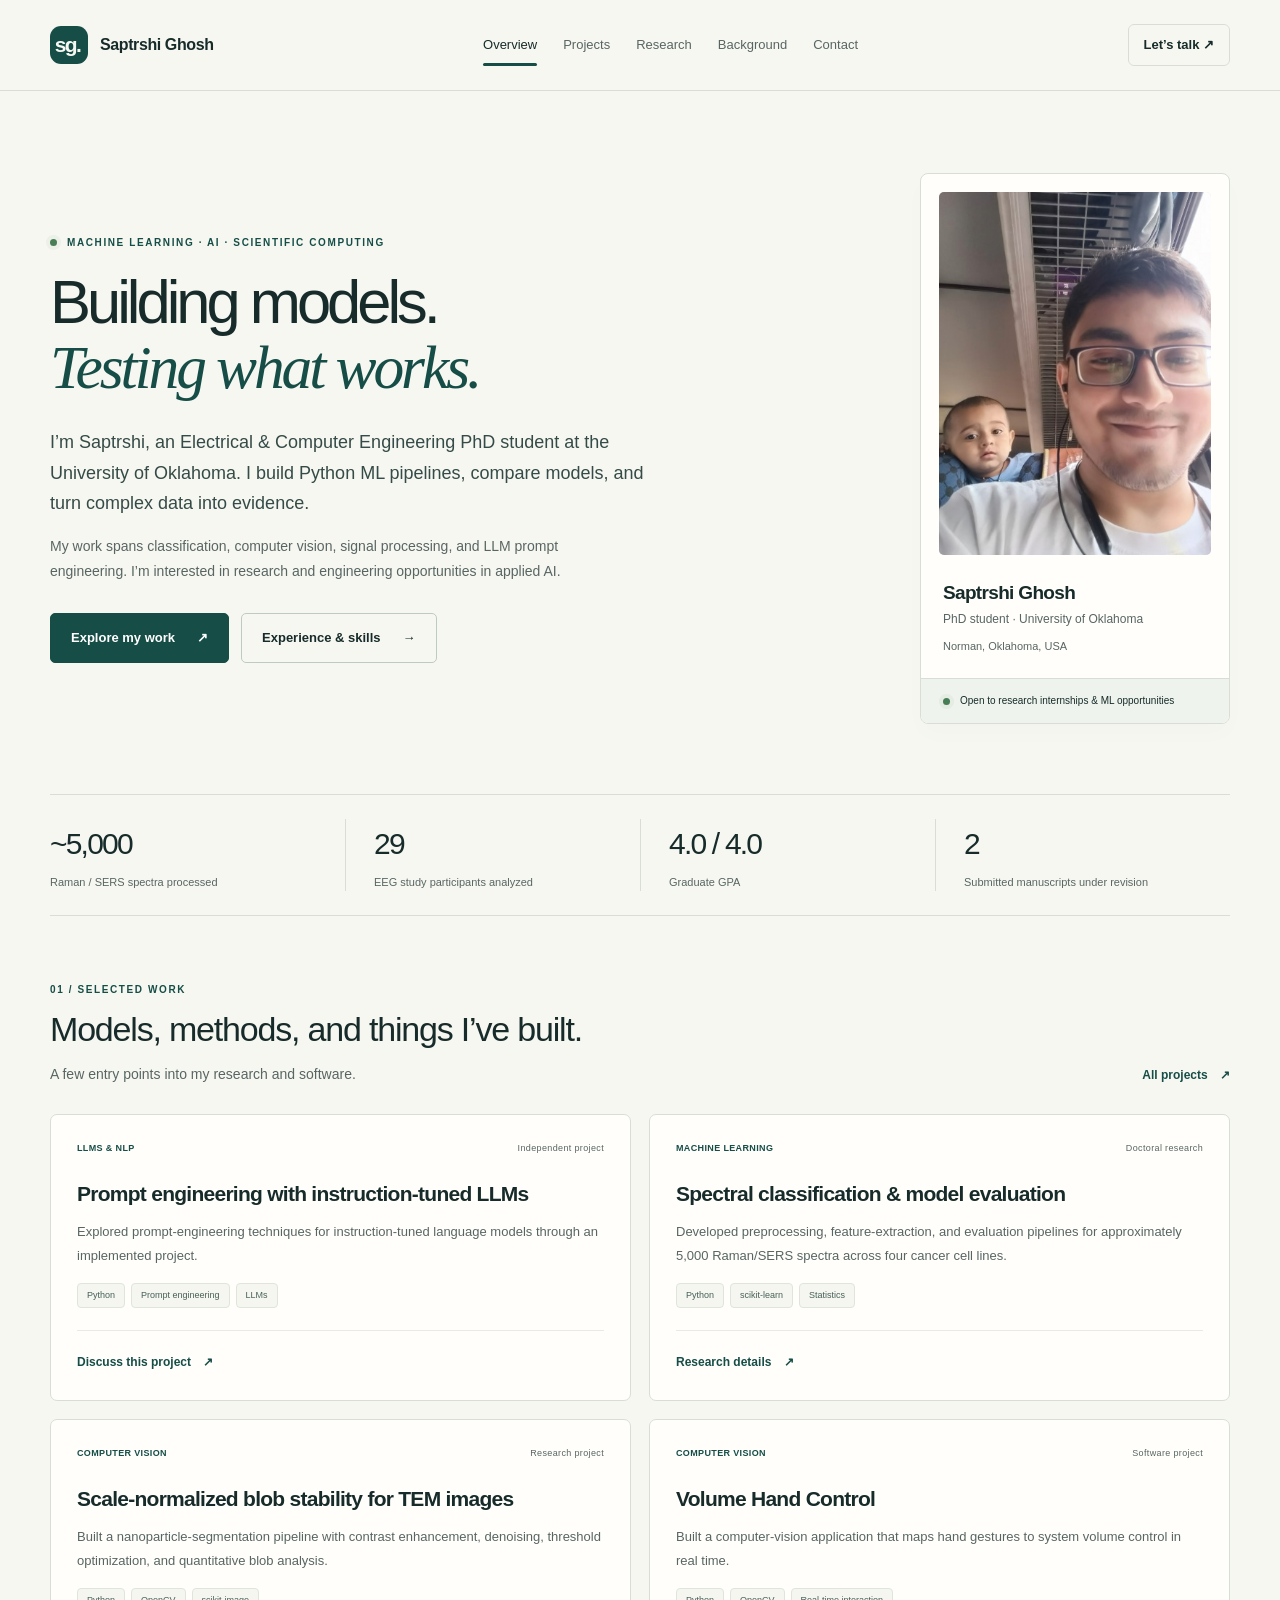
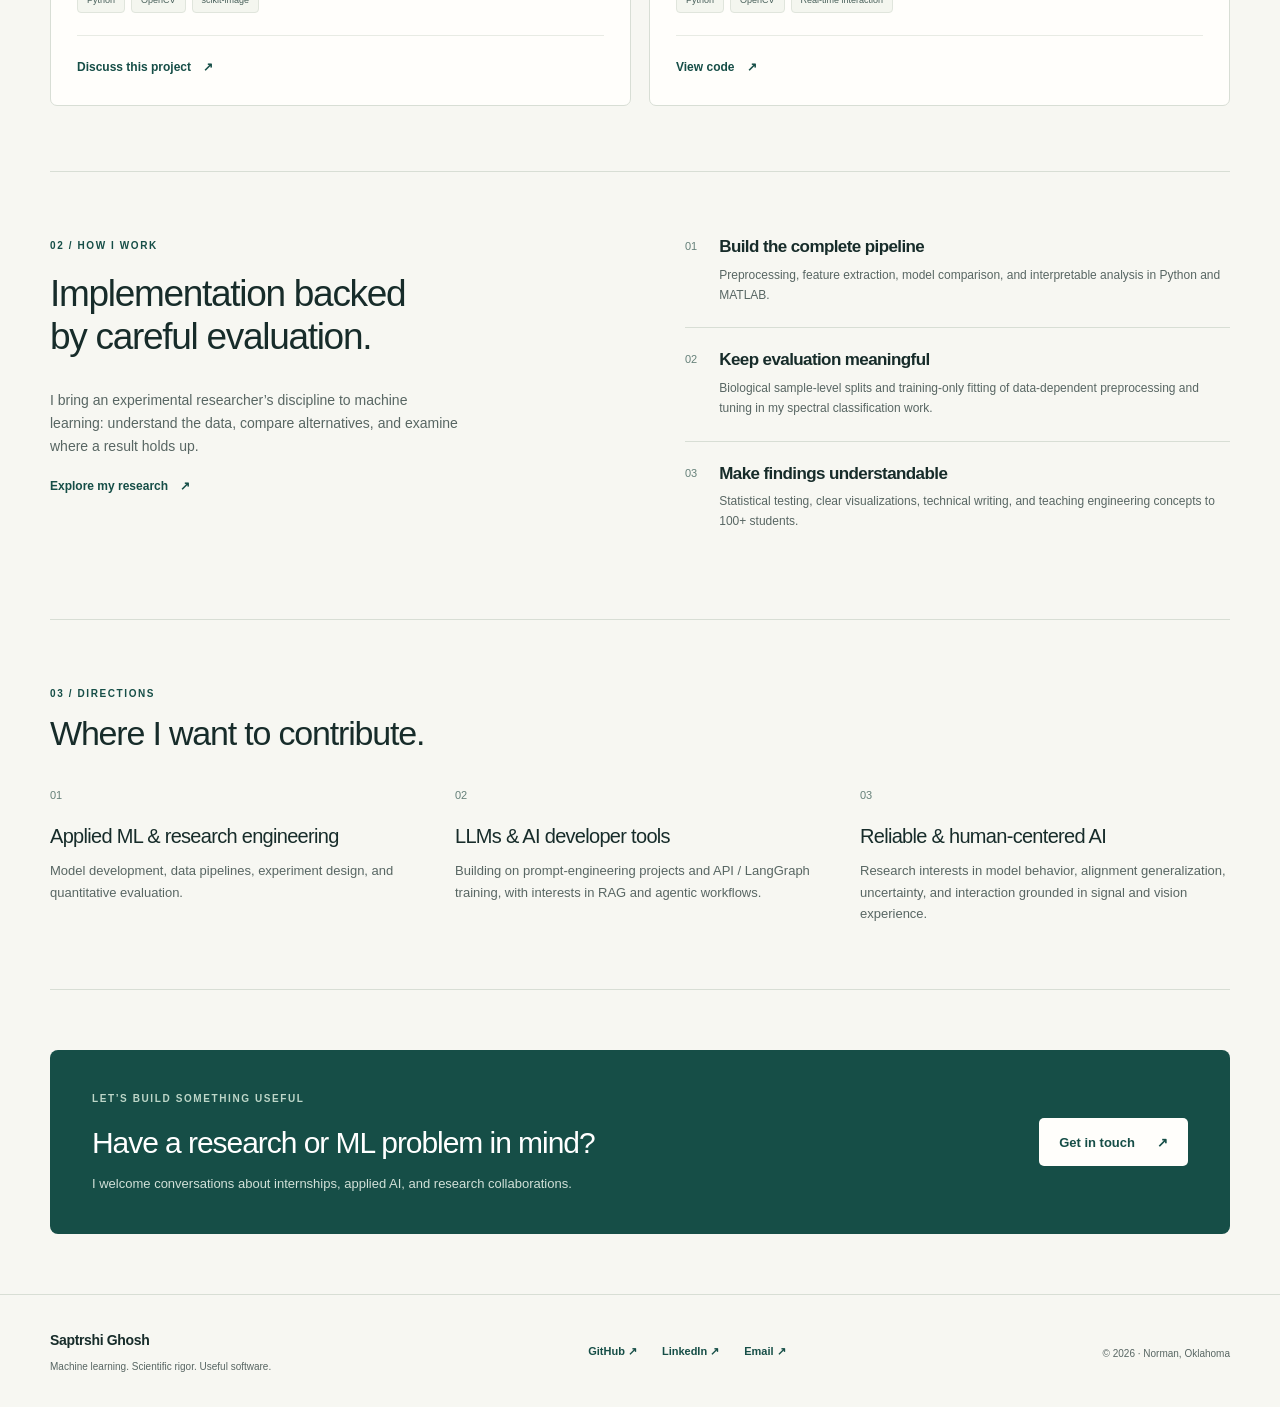
<file: index.html>
<!doctype html>
<html lang="en"><head><meta charset="utf-8"><meta name="viewport" content="width=device-width, initial-scale=1"><meta name="color-scheme" content="light">
<title>Machine Learning &amp; AI — Saptrshi Ghosh</title><meta name="description" content="Saptrshi Ghosh: machine learning, AI, computer vision, and scientific computing. Electrical and Computer Engineering PhD student at the University of Oklahoma."><link rel="canonical" href="https://saptrshighosh.github.io/index.html">
<meta property="og:type" content="website"><meta property="og:title" content="Machine Learning &amp; AI — Saptrshi Ghosh"><meta property="og:description" content="Saptrshi Ghosh: machine learning, AI, computer vision, and scientific computing. Electrical and Computer Engineering PhD student at the University of Oklahoma."><meta property="og:url" content="https://saptrshighosh.github.io/index.html">
<meta name="theme-color" content="#164e47"><link rel="icon" href="assets/favicon.svg" type="image/svg+xml"><link rel="stylesheet" href="assets/style.css?v=a6154eb4a1"><script src="assets/site.js" defer></script>
<script type="application/ld+json">{"@context": "https://schema.org", "@type": "Person", "name": "Saptrshi Ghosh", "url": "https://saptrshighosh.github.io", "image": "https://saptrshighosh.github.io/profile.jpg", "sameAs": ["https://www.linkedin.com/in/saptrshighosh/", "https://github.com/saptrshighosh"], "affiliation": {"@type": "CollegeOrUniversity", "name": "University of Oklahoma"}, "knowsAbout": ["Machine learning", "Python", "Model evaluation", "Signal processing", "Computer vision", "LLM prompt engineering"]}</script></head>
<body><a href="#main" class="skip-link">Skip to content</a><header class="site-header"><div class="container header-inner"><a class="brand" href="index.html"><span class="monogram" aria-hidden="true">sg.</span><span>Saptrshi Ghosh</span></a><nav aria-label="Main navigation"><a href="index.html" aria-current="page">Overview</a><a href="projects.html">Projects</a><a href="research.html">Research</a><a href="background.html">Background</a><a href="contact.html">Contact</a></nav><a class="header-contact" href="mailto:saptrshighosh22@gmail.com">Let’s talk <span aria-hidden="true">↗</span></a></div></header>
<main id="main" class="container"><section class="hero"><div class="hero-copy"><p class="eyebrow"><span class="status-dot" aria-hidden="true"></span> Machine learning · AI · Scientific computing</p><h1>Building models.<br><span>Testing what works.</span></h1><p class="hero-intro">I’m Saptrshi, an Electrical &amp; Computer Engineering PhD student at the University of Oklahoma. I build Python ML pipelines, compare models, and turn complex data into evidence.</p><p class="hero-sub">My work spans classification, computer vision, signal processing, and LLM prompt engineering. I’m interested in research and engineering opportunities in applied AI.</p><div class="actions"><a class="button primary" href="projects.html">Explore my work <span aria-hidden="true">↗</span></a><a class="button secondary" href="background.html">Experience &amp; skills <span aria-hidden="true">→</span></a></div></div><aside class="profile-panel"><div class="portrait-wrap"><img src="profile.jpg" alt="Saptrshi Ghosh" width="375" height="500" fetchpriority="high"></div><div class="profile-caption"><p class="profile-name">Saptrshi Ghosh</p><p>PhD student · University of Oklahoma</p><span>Norman, Oklahoma, USA</span></div><div class="profile-bottom"><span class="status-dot" aria-hidden="true"></span><span>Open to research internships &amp; ML opportunities</span></div></aside></section>
<section class="metrics" aria-label="Research at a glance"><div><strong>~5,000</strong><span>Raman / SERS spectra processed</span></div><div><strong>29</strong><span>EEG study participants analyzed</span></div><div><strong>4.0 / 4.0</strong><span>Graduate GPA</span></div><div><strong>2</strong><span>Submitted manuscripts under revision</span></div></section><section class="section"><div class="section-heading"><div><p class="eyebrow">01 / Selected work</p><h2>Models, methods, and things I’ve built.</h2><p>A few entry points into my research and software.</p></div><a class="text-link" href="projects.html">All projects <span aria-hidden="true">↗</span></a></div><div class="project-grid featured"><article class="project-card" id="llm-prompts" data-category="LLMs &amp; NLP"><div class="card-meta"><span>LLMs &amp; NLP</span><span>Independent project</span></div><h2>Prompt engineering with instruction-tuned LLMs</h2><p>Explored prompt-engineering techniques for instruction-tuned language models through an implemented project.</p><ul class="tags" aria-label="Technologies"><li>Python</li><li>Prompt engineering</li><li>LLMs</li></ul><div class="card-action"><a class="text-link" href="contact.html">Discuss this project <span aria-hidden="true">↗</span></a></div></article><article class="project-card" id="spectral-ml" data-category="Machine learning"><div class="card-meta"><span>Machine learning</span><span>Doctoral research</span></div><h2>Spectral classification &amp; model evaluation</h2><p>Developed preprocessing, feature-extraction, and evaluation pipelines for approximately 5,000 Raman/SERS spectra across four cancer cell lines.</p><ul class="tags" aria-label="Technologies"><li>Python</li><li>scikit-learn</li><li>Statistics</li></ul><div class="card-action"><a class="text-link" href="research.html#spectral-ml">Research details <span aria-hidden="true">↗</span></a></div></article><article class="project-card" id="tem" data-category="Computer vision"><div class="card-meta"><span>Computer vision</span><span>Research project</span></div><h2>Scale-normalized blob stability for TEM images</h2><p>Built a nanoparticle-segmentation pipeline with contrast enhancement, denoising, threshold optimization, and quantitative blob analysis.</p><ul class="tags" aria-label="Technologies"><li>Python</li><li>OpenCV</li><li>scikit-image</li></ul><div class="card-action"><a class="text-link" href="contact.html">Discuss this project <span aria-hidden="true">↗</span></a></div></article><article class="project-card" id="gesture-control" data-category="Computer vision"><div class="card-meta"><span>Computer vision</span><span>Software project</span></div><h2>Volume Hand Control</h2><p>Built a computer-vision application that maps hand gestures to system volume control in real time.</p><ul class="tags" aria-label="Technologies"><li>Python</li><li>OpenCV</li><li>Real-time interaction</li></ul><div class="card-action"><a class="text-link" href="https://github.com/saptrshighosh/Volume-Hand-Control" target="_blank" rel="noopener noreferrer">View code <span aria-hidden="true">↗</span></a></div></article></div></section><section class="section approach"><div><p class="eyebrow">02 / How I work</p><h2>Implementation backed<br>by careful evaluation.</h2><p>I bring an experimental researcher’s discipline to machine learning: understand the data, compare alternatives, and examine where a result holds up.</p><a href="research.html" class="text-link">Explore my research <span aria-hidden="true">↗</span></a></div><ol class="principles"><li><span>01</span><div><h3>Build the complete pipeline</h3><p>Preprocessing, feature extraction, model comparison, and interpretable analysis in Python and MATLAB.</p></div></li><li><span>02</span><div><h3>Keep evaluation meaningful</h3><p>Biological sample-level splits and training-only fitting of data-dependent preprocessing and tuning in my spectral classification work.</p></div></li><li><span>03</span><div><h3>Make findings understandable</h3><p>Statistical testing, clear visualizations, technical writing, and teaching engineering concepts to 100+ students.</p></div></li></ol></section>
<section class="section"><div class="section-heading"><div><p class="eyebrow">03 / Directions</p><h2>Where I want to contribute.</h2></div></div><div class="direction-grid"><article><span class="small-index">01</span><h3>Applied ML &amp; research engineering</h3><p>Model development, data pipelines, experiment design, and quantitative evaluation.</p></article><article><span class="small-index">02</span><h3>LLMs &amp; AI developer tools</h3><p>Building on prompt-engineering projects and API / LangGraph training, with interests in RAG and agentic workflows.</p></article><article><span class="small-index">03</span><h3>Reliable &amp; human-centered AI</h3><p>Research interests in model behavior, alignment generalization, uncertainty, and interaction grounded in signal and vision experience.</p></article></div></section>
<section class="contact-banner"><div><p class="eyebrow">Let’s build something useful</p><h2>Have a research or ML problem in mind?</h2><p>I welcome conversations about internships, applied AI, and research collaborations.</p></div><a class="button light" href="contact.html">Get in touch <span aria-hidden="true">↗</span></a></section></main>
<footer><div class="container footer-inner"><div><a class="brand" href="index.html">Saptrshi Ghosh</a><p>Machine learning. Scientific rigor. Useful software.</p></div><div class="footer-links"><a class="text-link" href="https://github.com/saptrshighosh" target="_blank" rel="noopener noreferrer">GitHub ↗</a><a class="text-link" href="https://www.linkedin.com/in/saptrshighosh/" target="_blank" rel="noopener noreferrer">LinkedIn ↗</a><a class="text-link" href="mailto:saptrshighosh22@gmail.com">Email ↗</a></div><p class="copyright">© 2026 · Norman, Oklahoma</p></div></footer></body></html>
</file>
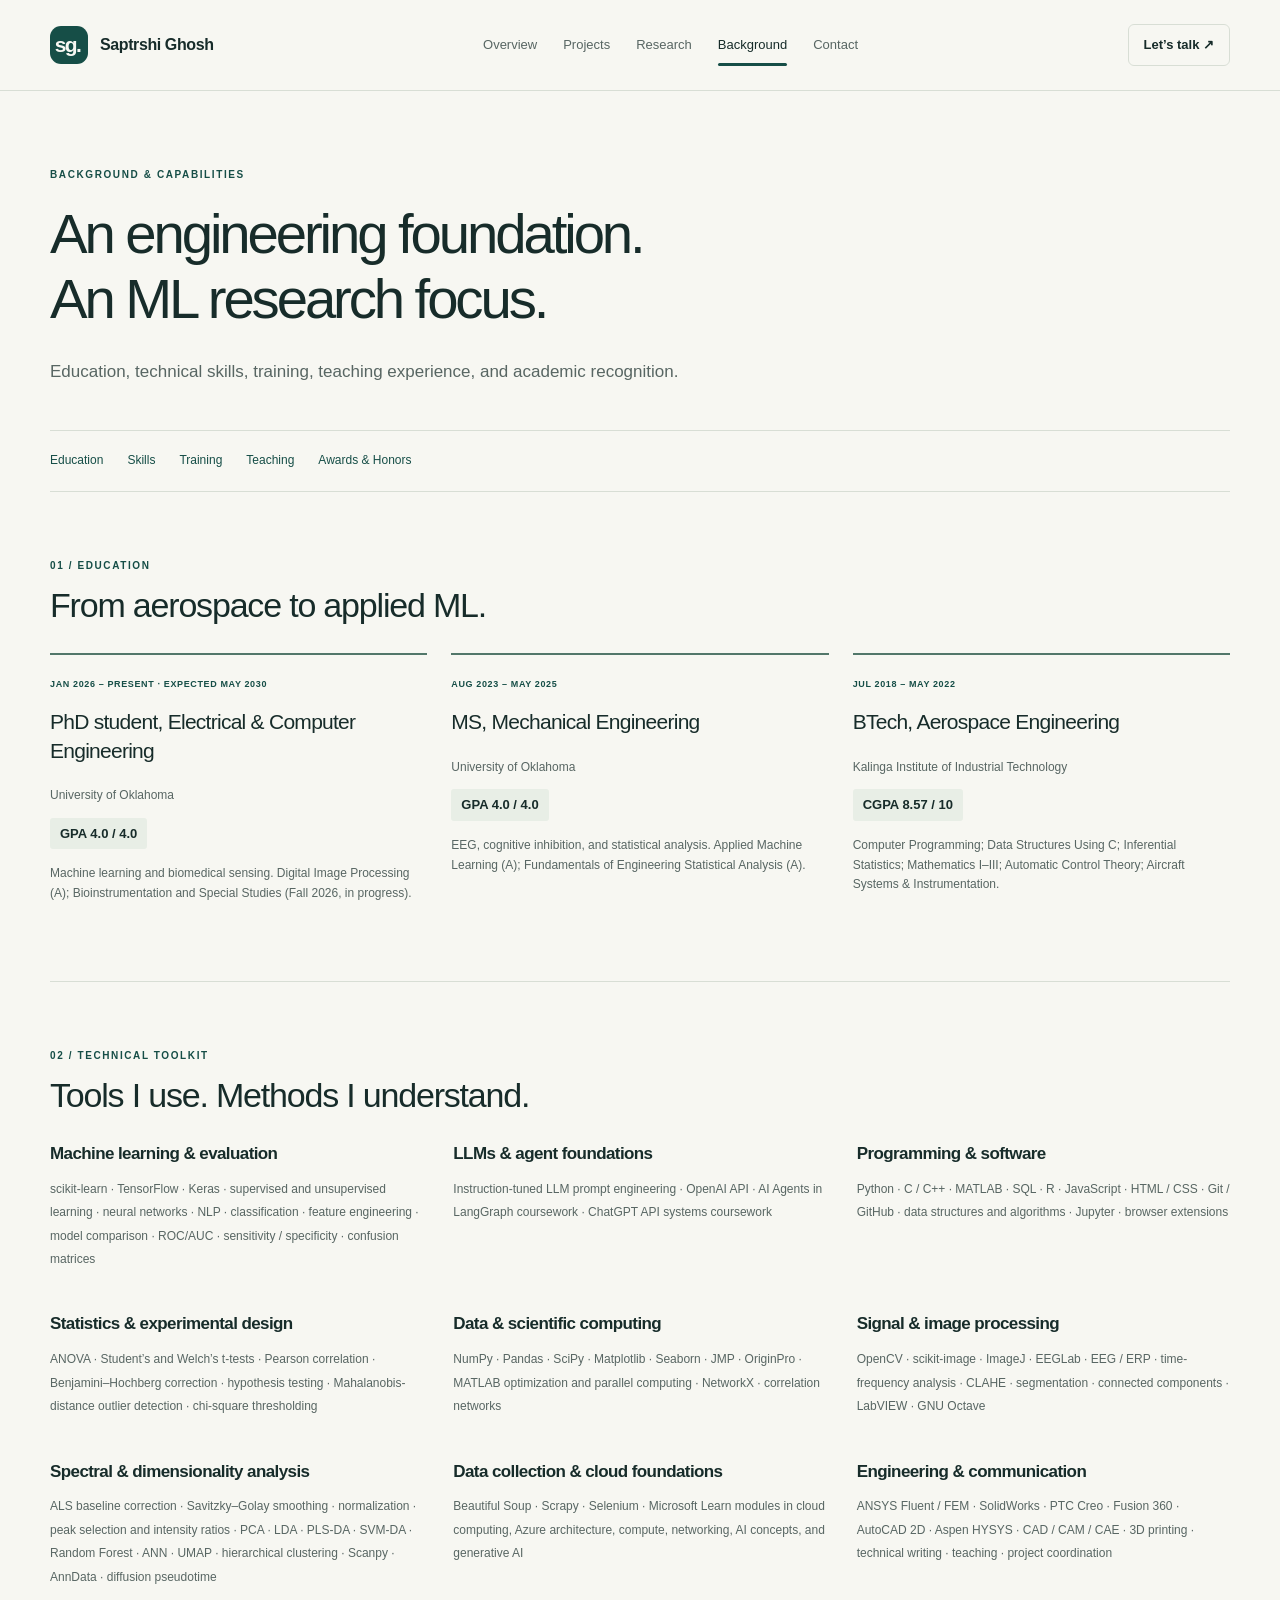
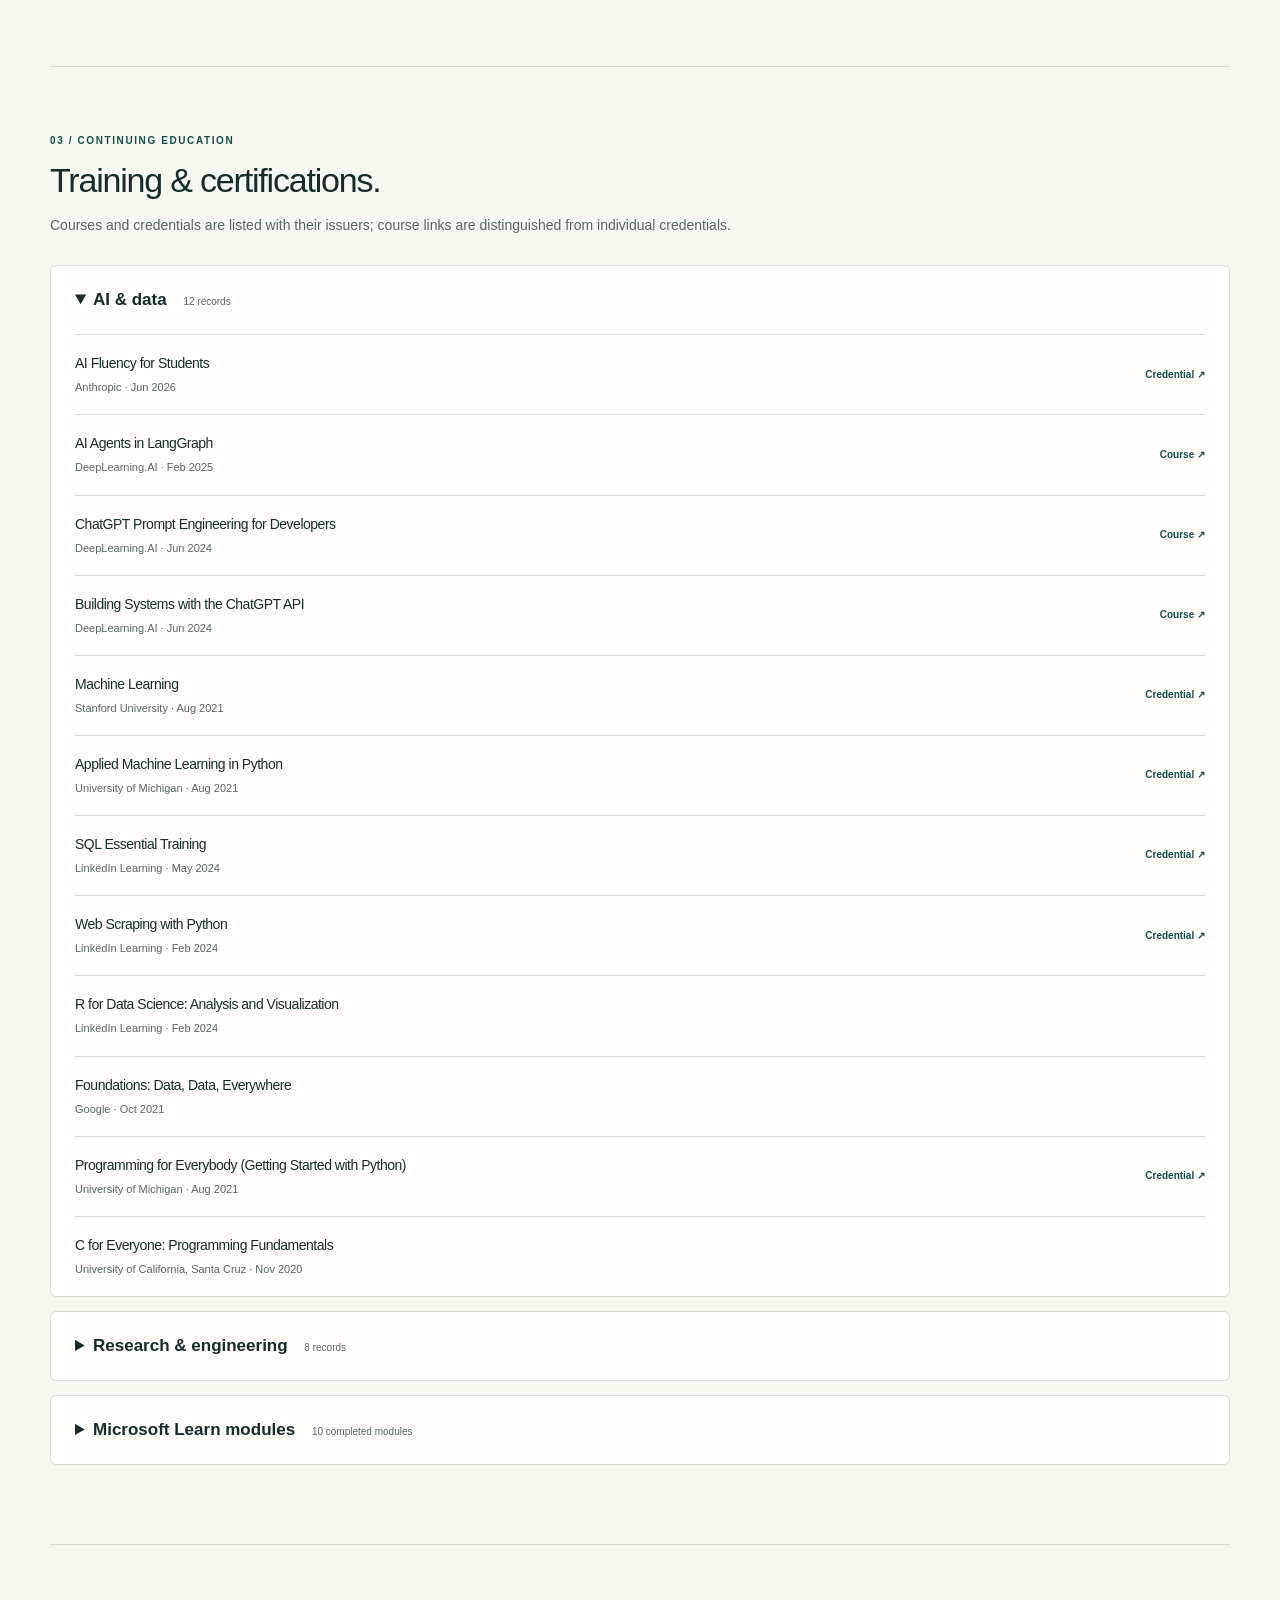
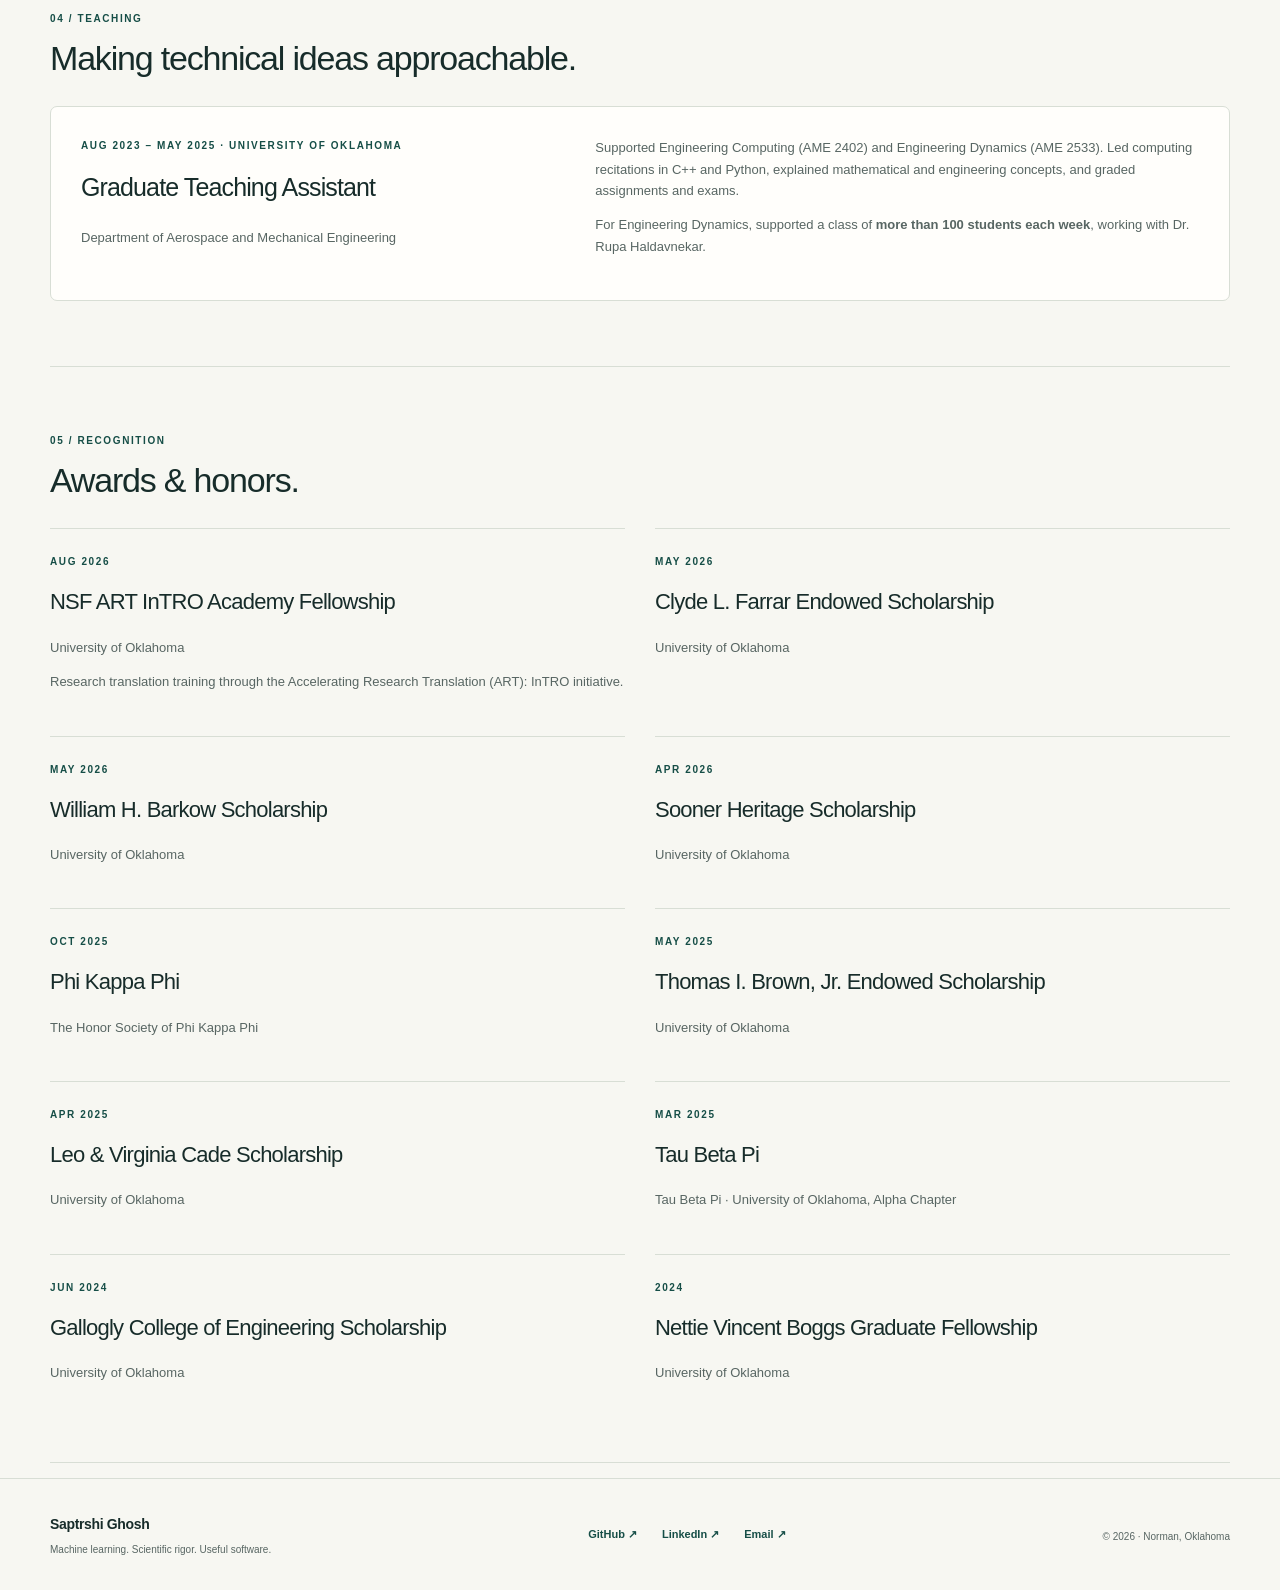
<file: background.html>
<!doctype html>
<html lang="en"><head><meta charset="utf-8"><meta name="viewport" content="width=device-width, initial-scale=1"><meta name="color-scheme" content="light">
<title>Background &amp; Skills — Saptrshi Ghosh</title><meta name="description" content="Education, ML and programming skills, AI and cloud training, teaching, awards, and fellowships."><link rel="canonical" href="https://saptrshighosh.github.io/background.html">
<meta property="og:type" content="website"><meta property="og:title" content="Background &amp; Skills — Saptrshi Ghosh"><meta property="og:description" content="Education, ML and programming skills, AI and cloud training, teaching, awards, and fellowships."><meta property="og:url" content="https://saptrshighosh.github.io/background.html">
<meta name="theme-color" content="#164e47"><link rel="icon" href="assets/favicon.svg" type="image/svg+xml"><link rel="stylesheet" href="assets/style.css?v=a6154eb4a1"><script src="assets/site.js" defer></script>
<script type="application/ld+json">{"@context": "https://schema.org", "@type": "Person", "name": "Saptrshi Ghosh", "url": "https://saptrshighosh.github.io", "image": "https://saptrshighosh.github.io/profile.jpg", "sameAs": ["https://www.linkedin.com/in/saptrshighosh/", "https://github.com/saptrshighosh"], "affiliation": {"@type": "CollegeOrUniversity", "name": "University of Oklahoma"}, "knowsAbout": ["Machine learning", "Python", "Model evaluation", "Signal processing", "Computer vision", "LLM prompt engineering"]}</script></head>
<body><a href="#main" class="skip-link">Skip to content</a><header class="site-header"><div class="container header-inner"><a class="brand" href="index.html"><span class="monogram" aria-hidden="true">sg.</span><span>Saptrshi Ghosh</span></a><nav aria-label="Main navigation"><a href="index.html">Overview</a><a href="projects.html">Projects</a><a href="research.html">Research</a><a href="background.html" aria-current="page">Background</a><a href="contact.html">Contact</a></nav><a class="header-contact" href="mailto:saptrshighosh22@gmail.com">Let’s talk <span aria-hidden="true">↗</span></a></div></header>
<main id="main" class="container"><div class="page-heading"><p class="eyebrow">Background &amp; capabilities</p><h1>An engineering foundation.<br>An ML research focus.</h1><p class="lead">Education, technical skills, training, teaching experience, and academic recognition.</p></div><nav class="page-jumps" aria-label="Background sections"><a href="#education">Education</a><a href="#skills">Skills</a><a href="#training">Training</a><a href="#teaching">Teaching</a><a href="#recognition">Awards &amp; Honors</a></nav><section class="section" id="education"><div class="section-heading"><div><p class="eyebrow">01 / Education</p><h2>From aerospace to applied ML.</h2></div></div><div class="education-grid"><article><p class="eyebrow">Jan 2026 – Present · Expected May 2030</p><h3>PhD student, Electrical &amp; Computer Engineering</h3><p>University of Oklahoma</p><strong class="grade">GPA 4.0 / 4.0</strong><p>Machine learning and biomedical sensing. Digital Image Processing (A); Bioinstrumentation and Special Studies (Fall 2026, in progress).</p></article><article><p class="eyebrow">Aug 2023 – May 2025</p><h3>MS, Mechanical Engineering</h3><p>University of Oklahoma</p><strong class="grade">GPA 4.0 / 4.0</strong><p>EEG, cognitive inhibition, and statistical analysis. Applied Machine Learning (A); Fundamentals of Engineering Statistical Analysis (A).</p></article><article><p class="eyebrow">Jul 2018 – May 2022</p><h3>BTech, Aerospace Engineering</h3><p>Kalinga Institute of Industrial Technology</p><strong class="grade">CGPA 8.57 / 10</strong><p>Computer Programming; Data Structures Using C; Inferential Statistics; Mathematics I–III; Automatic Control Theory; Aircraft Systems &amp; Instrumentation.</p></article></div></section><section class="section" id="skills"><div class="section-heading"><div><p class="eyebrow">02 / Technical toolkit</p><h2>Tools I use. Methods I understand.</h2></div></div><div class="skill-grid"><article><h3>Machine learning &amp; evaluation</h3><p>scikit-learn · TensorFlow · Keras · supervised and unsupervised learning · neural networks · NLP · classification · feature engineering · model comparison · ROC/AUC · sensitivity / specificity · confusion matrices</p></article><article><h3>LLMs &amp; agent foundations</h3><p>Instruction-tuned LLM prompt engineering · OpenAI API · AI Agents in LangGraph coursework · ChatGPT API systems coursework</p></article><article><h3>Programming &amp; software</h3><p>Python · C / C++ · MATLAB · SQL · R · JavaScript · HTML / CSS · Git / GitHub · data structures and algorithms · Jupyter · browser extensions</p></article><article><h3>Statistics &amp; experimental design</h3><p>ANOVA · Student’s and Welch’s t-tests · Pearson correlation · Benjamini–Hochberg correction · hypothesis testing · Mahalanobis-distance outlier detection · chi-square thresholding</p></article><article><h3>Data &amp; scientific computing</h3><p>NumPy · Pandas · SciPy · Matplotlib · Seaborn · JMP · OriginPro · MATLAB optimization and parallel computing · NetworkX · correlation networks</p></article><article><h3>Signal &amp; image processing</h3><p>OpenCV · scikit-image · ImageJ · EEGLab · EEG / ERP · time-frequency analysis · CLAHE · segmentation · connected components · LabVIEW · GNU Octave</p></article><article><h3>Spectral &amp; dimensionality analysis</h3><p>ALS baseline correction · Savitzky–Golay smoothing · normalization · peak selection and intensity ratios · PCA · LDA · PLS-DA · SVM-DA · Random Forest · ANN · UMAP · hierarchical clustering · Scanpy · AnnData · diffusion pseudotime</p></article><article><h3>Data collection &amp; cloud foundations</h3><p>Beautiful Soup · Scrapy · Selenium · Microsoft Learn modules in cloud computing, Azure architecture, compute, networking, AI concepts, and generative AI</p></article><article><h3>Engineering &amp; communication</h3><p>ANSYS Fluent / FEM · SolidWorks · PTC Creo · Fusion 360 · AutoCAD 2D · Aspen HYSYS · CAD / CAM / CAE · 3D printing · technical writing · teaching · project coordination</p></article></div></section><section class="section" id="training"><div class="section-heading"><div><p class="eyebrow">03 / Continuing education</p><h2>Training &amp; certifications.</h2><p>Courses and credentials are listed with their issuers; course links are distinguished from individual credentials.</p></div></div><details class="training-group" open><summary>AI &amp; data <span>12 records</span></summary><div class="training-list"><article><div><h3>AI Fluency for Students</h3><p>Anthropic · Jun 2026</p></div><a class="text-link" href="https://verify.skilljar.com/c/t8szvo2dw6i6" target="_blank" rel="noopener noreferrer">Credential ↗</a></article><article><div><h3>AI Agents in LangGraph</h3><p>DeepLearning.AI · Feb 2025</p></div><a class="text-link" href="https://www.coursera.org/projects/ai-agents-in-langgraph" target="_blank" rel="noopener noreferrer">Course ↗</a></article><article><div><h3>ChatGPT Prompt Engineering for Developers</h3><p>DeepLearning.AI · Jun 2024</p></div><a class="text-link" href="https://www.coursera.org/projects/chatgpt-prompt-engineering-for-developers-project" target="_blank" rel="noopener noreferrer">Course ↗</a></article><article><div><h3>Building Systems with the ChatGPT API</h3><p>DeepLearning.AI · Jun 2024</p></div><a class="text-link" href="https://www.coursera.org/projects/building-systems-with-the-chatgpt-api-project" target="_blank" rel="noopener noreferrer">Course ↗</a></article><article><div><h3>Machine Learning</h3><p>Stanford University · Aug 2021</p></div><a class="text-link" href="https://www.coursera.org/account/accomplishments/certificate/XPFHLQJS4PWY" target="_blank" rel="noopener noreferrer">Credential ↗</a></article><article><div><h3>Applied Machine Learning in Python</h3><p>University of Michigan · Aug 2021</p></div><a class="text-link" href="https://www.coursera.org/account/accomplishments/certificate/MFZRMWTBAHBR" target="_blank" rel="noopener noreferrer">Credential ↗</a></article><article><div><h3>SQL Essential Training</h3><p>LinkedIn Learning · May 2024</p></div><a class="text-link" href="https://www.linkedin.com/learning/certificates/175b64288317ac9de86f2e3a841103fe40c8639c32e0c2b17b8d5871c5823a18/" target="_blank" rel="noopener noreferrer">Credential ↗</a></article><article><div><h3>Web Scraping with Python</h3><p>LinkedIn Learning · Feb 2024</p></div><a class="text-link" href="https://www.linkedin.com/learning/certificates/f6eacea06032ca3d1512932d727420f3efcf43d61301f38082481ac6cc53c925/" target="_blank" rel="noopener noreferrer">Credential ↗</a></article><article><div><h3>R for Data Science: Analysis and Visualization</h3><p>LinkedIn Learning · Feb 2024</p></div></article><article><div><h3>Foundations: Data, Data, Everywhere</h3><p>Google · Oct 2021</p></div></article><article><div><h3>Programming for Everybody (Getting Started with Python)</h3><p>University of Michigan · Aug 2021</p></div><a class="text-link" href="https://www.coursera.org/account/accomplishments/certificate/5ZGDTGYUPGAF" target="_blank" rel="noopener noreferrer">Credential ↗</a></article><article><div><h3>C for Everyone: Programming Fundamentals</h3><p>University of California, Santa Cruz · Nov 2020</p></div></article></div></details><details class="training-group"><summary>Research &amp; engineering <span>8 records</span></summary><div class="training-list"><article><div><h3>Human Research — Group 1 Biomedical Research Investigators and Key Personnel</h3><p>CITI Program · May 2026 · expires May 2029</p></div></article><article><div><h3>Responsible Conduct of Research</h3><p>CITI Program · May 2025 · expires May 2030</p></div></article><article><div><h3>Human Subject Research — Social Behavioral Modules</h3><p>CITI Program · Jan 2024 · expires Jan 2027</p></div></article><article><div><h3>Writing in the Sciences</h3><p>Stanford University · Nov 2024</p></div><a class="text-link" href="https://coursera.org/share/9b600bb88538ebe9c3453b541b9452bb" target="_blank" rel="noopener noreferrer">Credential ↗</a></article><article><div><h3>Fundamental of Sensors</h3><p>Indian Institute of Science · Dec 2025</p></div><a class="text-link" href="https://www.coursera.org/learn/fundamentals-of-sensors" target="_blank" rel="noopener noreferrer">Course ↗</a></article><article><div><h3>Autodesk Fusion 360 Integrated CAD/CAM/CAE</h3><p>Autodesk · Aug 2021</p></div><a class="text-link" href="https://www.coursera.org/account/accomplishments/certificate/ZPNB5K5JT9H7" target="_blank" rel="noopener noreferrer">Credential ↗</a></article><article><div><h3>Supply Chain Planning</h3><p>Rutgers University · Nov 2021</p></div><a class="text-link" href="https://www.coursera.org/account/accomplishments/certificate/XNZ7AE5WF2EQ" target="_blank" rel="noopener noreferrer">Credential ↗</a></article><article><div><h3>Supply Chain Operations</h3><p>Rutgers University · Nov 2021</p></div><a class="text-link" href="https://www.coursera.org/account/accomplishments/certificate/37D9GRR5GLGS" target="_blank" rel="noopener noreferrer">Credential ↗</a></article></div></details><details class="training-group"><summary>Microsoft Learn modules <span>10 completed modules</span></summary><div class="module-copy"><h3>Azure foundations · Completed Oct 16, 2026</h3><p>Describe cloud computing; Describe the core architectural components of Azure; Describe Azure compute services; Describe Azure networking services.</p><h3>AI foundations · Completed May 23, 2026</h3><p>Introduction to AI concepts; Introduction to generative AI and agents; Introduction to natural language processing concepts; Introduction to AI speech concepts; Introduction to computer vision concepts; Introduction to AI-powered information extraction concepts.</p><p>Module assessments passed. These are completed learning modules, not an Azure certification.</p></div></details></section>
<section class="section" id="teaching"><div class="section-heading"><div><p class="eyebrow">04 / Teaching</p><h2>Making technical ideas approachable.</h2></div></div><div class="teaching-panel"><div><p class="eyebrow">Aug 2023 – May 2025 · University of Oklahoma</p><h3>Graduate Teaching Assistant</h3><p>Department of Aerospace and Mechanical Engineering</p></div><div><p>Supported Engineering Computing (AME 2402) and Engineering Dynamics (AME 2533). Led computing recitations in C++ and Python, explained mathematical and engineering concepts, and graded assignments and exams.</p><p>For Engineering Dynamics, supported a class of <strong>more than 100 students each week</strong>, working with Dr. Rupa Haldavnekar.</p></div></div></section>
<section class="section" id="recognition"><div class="section-heading"><div><p class="eyebrow">05 / Recognition</p><h2>Awards &amp; honors.</h2></div></div><div class="recognition-grid"><article><p class="eyebrow">Aug 2026</p><h3>NSF ART InTRO Academy Fellowship</h3><p>University of Oklahoma</p><p>Research translation training through the Accelerating Research Translation (ART): InTRO initiative.</p></article><article><p class="eyebrow">May 2026</p><h3>Clyde L. Farrar Endowed Scholarship</h3><p>University of Oklahoma</p></article><article><p class="eyebrow">May 2026</p><h3>William H. Barkow Scholarship</h3><p>University of Oklahoma</p></article><article><p class="eyebrow">Apr 2026</p><h3>Sooner Heritage Scholarship</h3><p>University of Oklahoma</p></article><article><p class="eyebrow">Oct 2025</p><h3>Phi Kappa Phi</h3><p>The Honor Society of Phi Kappa Phi</p></article><article><p class="eyebrow">May 2025</p><h3>Thomas I. Brown, Jr. Endowed Scholarship</h3><p>University of Oklahoma</p></article><article><p class="eyebrow">Apr 2025</p><h3>Leo &amp; Virginia Cade Scholarship</h3><p>University of Oklahoma</p></article><article><p class="eyebrow">Mar 2025</p><h3>Tau Beta Pi</h3><p>Tau Beta Pi · University of Oklahoma, Alpha Chapter</p></article><article><p class="eyebrow">Jun 2024</p><h3>Gallogly College of Engineering Scholarship</h3><p>University of Oklahoma</p></article><article><p class="eyebrow">2024</p><h3>Nettie Vincent Boggs Graduate Fellowship</h3><p>University of Oklahoma</p></article></div></section></main>
<footer><div class="container footer-inner"><div><a class="brand" href="index.html">Saptrshi Ghosh</a><p>Machine learning. Scientific rigor. Useful software.</p></div><div class="footer-links"><a class="text-link" href="https://github.com/saptrshighosh" target="_blank" rel="noopener noreferrer">GitHub ↗</a><a class="text-link" href="https://www.linkedin.com/in/saptrshighosh/" target="_blank" rel="noopener noreferrer">LinkedIn ↗</a><a class="text-link" href="mailto:saptrshighosh22@gmail.com">Email ↗</a></div><p class="copyright">© 2026 · Norman, Oklahoma</p></div></footer></body></html>
</file>
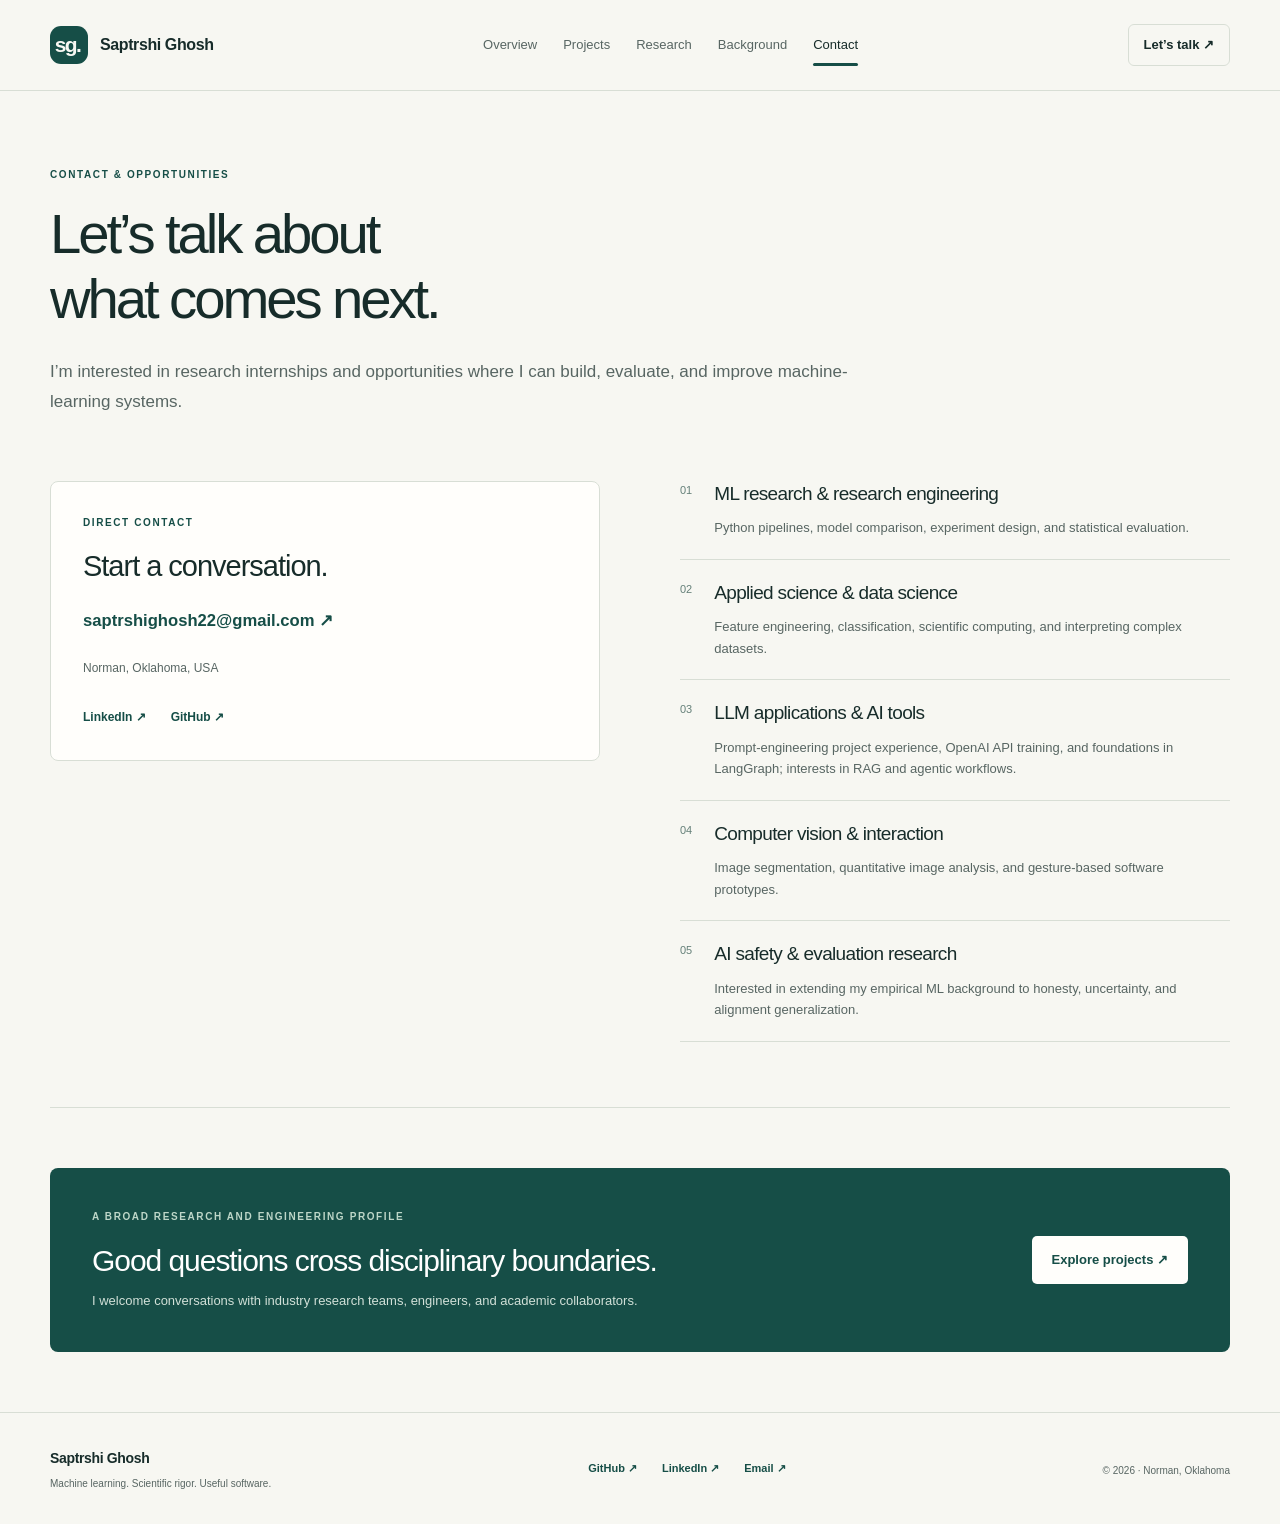
<file: contact.html>
<!doctype html>
<html lang="en"><head><meta charset="utf-8"><meta name="viewport" content="width=device-width, initial-scale=1"><meta name="color-scheme" content="light">
<title>Contact — Saptrshi Ghosh</title><meta name="description" content="Contact Saptrshi Ghosh about ML research, applied AI, LLM applications, computer vision, and research internships."><link rel="canonical" href="https://saptrshighosh.github.io/contact.html">
<meta property="og:type" content="website"><meta property="og:title" content="Contact — Saptrshi Ghosh"><meta property="og:description" content="Contact Saptrshi Ghosh about ML research, applied AI, LLM applications, computer vision, and research internships."><meta property="og:url" content="https://saptrshighosh.github.io/contact.html">
<meta name="theme-color" content="#164e47"><link rel="icon" href="assets/favicon.svg" type="image/svg+xml"><link rel="stylesheet" href="assets/style.css?v=a6154eb4a1"><script src="assets/site.js" defer></script>
<script type="application/ld+json">{"@context": "https://schema.org", "@type": "Person", "name": "Saptrshi Ghosh", "url": "https://saptrshighosh.github.io", "image": "https://saptrshighosh.github.io/profile.jpg", "sameAs": ["https://www.linkedin.com/in/saptrshighosh/", "https://github.com/saptrshighosh"], "affiliation": {"@type": "CollegeOrUniversity", "name": "University of Oklahoma"}, "knowsAbout": ["Machine learning", "Python", "Model evaluation", "Signal processing", "Computer vision", "LLM prompt engineering"]}</script></head>
<body><a href="#main" class="skip-link">Skip to content</a><header class="site-header"><div class="container header-inner"><a class="brand" href="index.html"><span class="monogram" aria-hidden="true">sg.</span><span>Saptrshi Ghosh</span></a><nav aria-label="Main navigation"><a href="index.html">Overview</a><a href="projects.html">Projects</a><a href="research.html">Research</a><a href="background.html">Background</a><a href="contact.html" aria-current="page">Contact</a></nav><a class="header-contact" href="mailto:saptrshighosh22@gmail.com">Let’s talk <span aria-hidden="true">↗</span></a></div></header>
<main id="main" class="container"><div class="page-heading"><p class="eyebrow">Contact &amp; opportunities</p><h1>Let’s talk about<br>what comes next.</h1><p class="lead">I’m interested in research internships and opportunities where I can build, evaluate, and improve machine-learning systems.</p></div><section class="section contact-layout"><div class="contact-primary"><p class="eyebrow">Direct contact</p><h2>Start a conversation.</h2><a class="email-link" href="mailto:saptrshighosh22@gmail.com">saptrshighosh22@gmail.com <span aria-hidden="true">↗</span></a><p>Norman, Oklahoma, USA</p><div class="contact-links"><a class="text-link" href="https://www.linkedin.com/in/saptrshighosh/" target="_blank" rel="noopener noreferrer">LinkedIn ↗</a><a class="text-link" href="https://github.com/saptrshighosh" target="_blank" rel="noopener noreferrer">GitHub ↗</a></div></div><div class="opportunity-list"><article><span>01</span><div><h3>ML research &amp; research engineering</h3><p>Python pipelines, model comparison, experiment design, and statistical evaluation.</p></div></article><article><span>02</span><div><h3>Applied science &amp; data science</h3><p>Feature engineering, classification, scientific computing, and interpreting complex datasets.</p></div></article><article><span>03</span><div><h3>LLM applications &amp; AI tools</h3><p>Prompt-engineering project experience, OpenAI API training, and foundations in LangGraph; interests in RAG and agentic workflows.</p></div></article><article><span>04</span><div><h3>Computer vision &amp; interaction</h3><p>Image segmentation, quantitative image analysis, and gesture-based software prototypes.</p></div></article><article><span>05</span><div><h3>AI safety &amp; evaluation research</h3><p>Interested in extending my empirical ML background to honesty, uncertainty, and alignment generalization.</p></div></article></div></section><section class="contact-banner"><div><p class="eyebrow">A broad research and engineering profile</p><h2>Good questions cross disciplinary boundaries.</h2><p>I welcome conversations with industry research teams, engineers, and academic collaborators.</p></div><a href="projects.html" class="button light">Explore projects ↗</a></section></main>
<footer><div class="container footer-inner"><div><a class="brand" href="index.html">Saptrshi Ghosh</a><p>Machine learning. Scientific rigor. Useful software.</p></div><div class="footer-links"><a class="text-link" href="https://github.com/saptrshighosh" target="_blank" rel="noopener noreferrer">GitHub ↗</a><a class="text-link" href="https://www.linkedin.com/in/saptrshighosh/" target="_blank" rel="noopener noreferrer">LinkedIn ↗</a><a class="text-link" href="mailto:saptrshighosh22@gmail.com">Email ↗</a></div><p class="copyright">© 2026 · Norman, Oklahoma</p></div></footer></body></html>
</file>
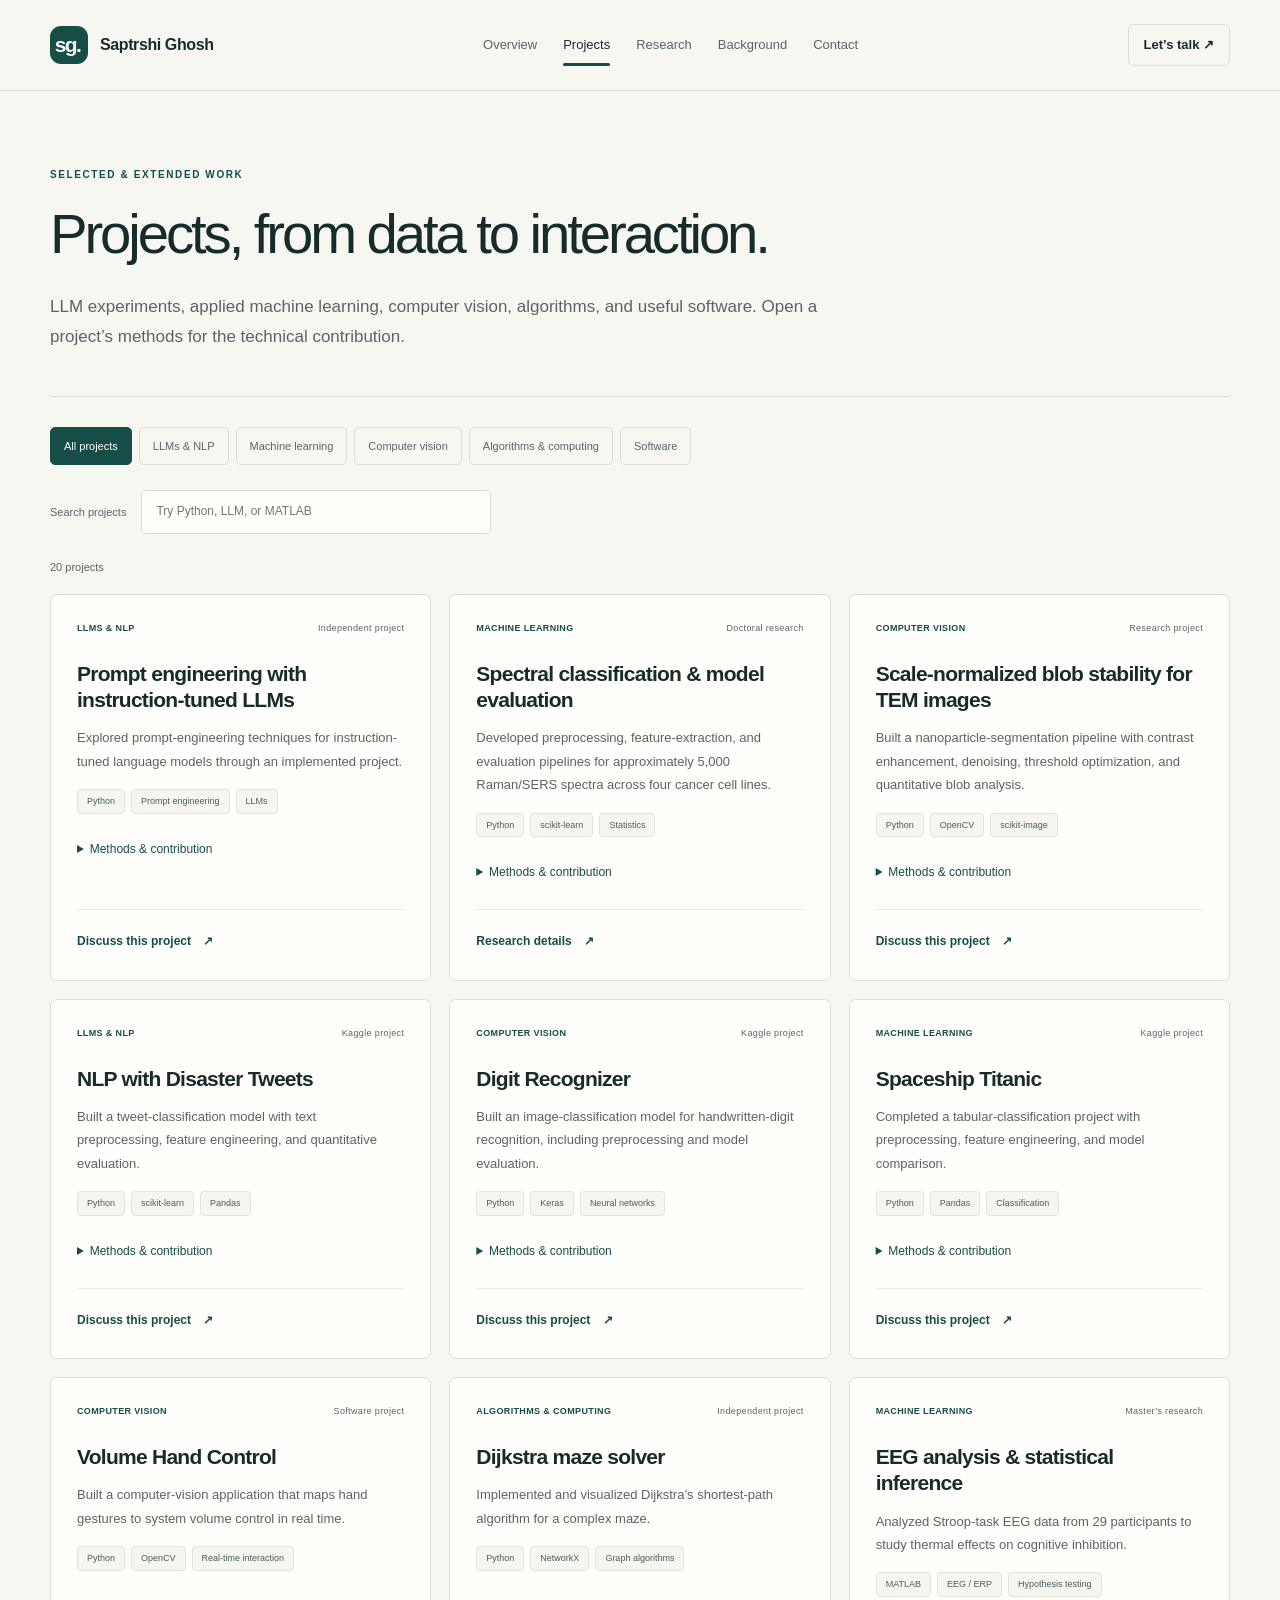
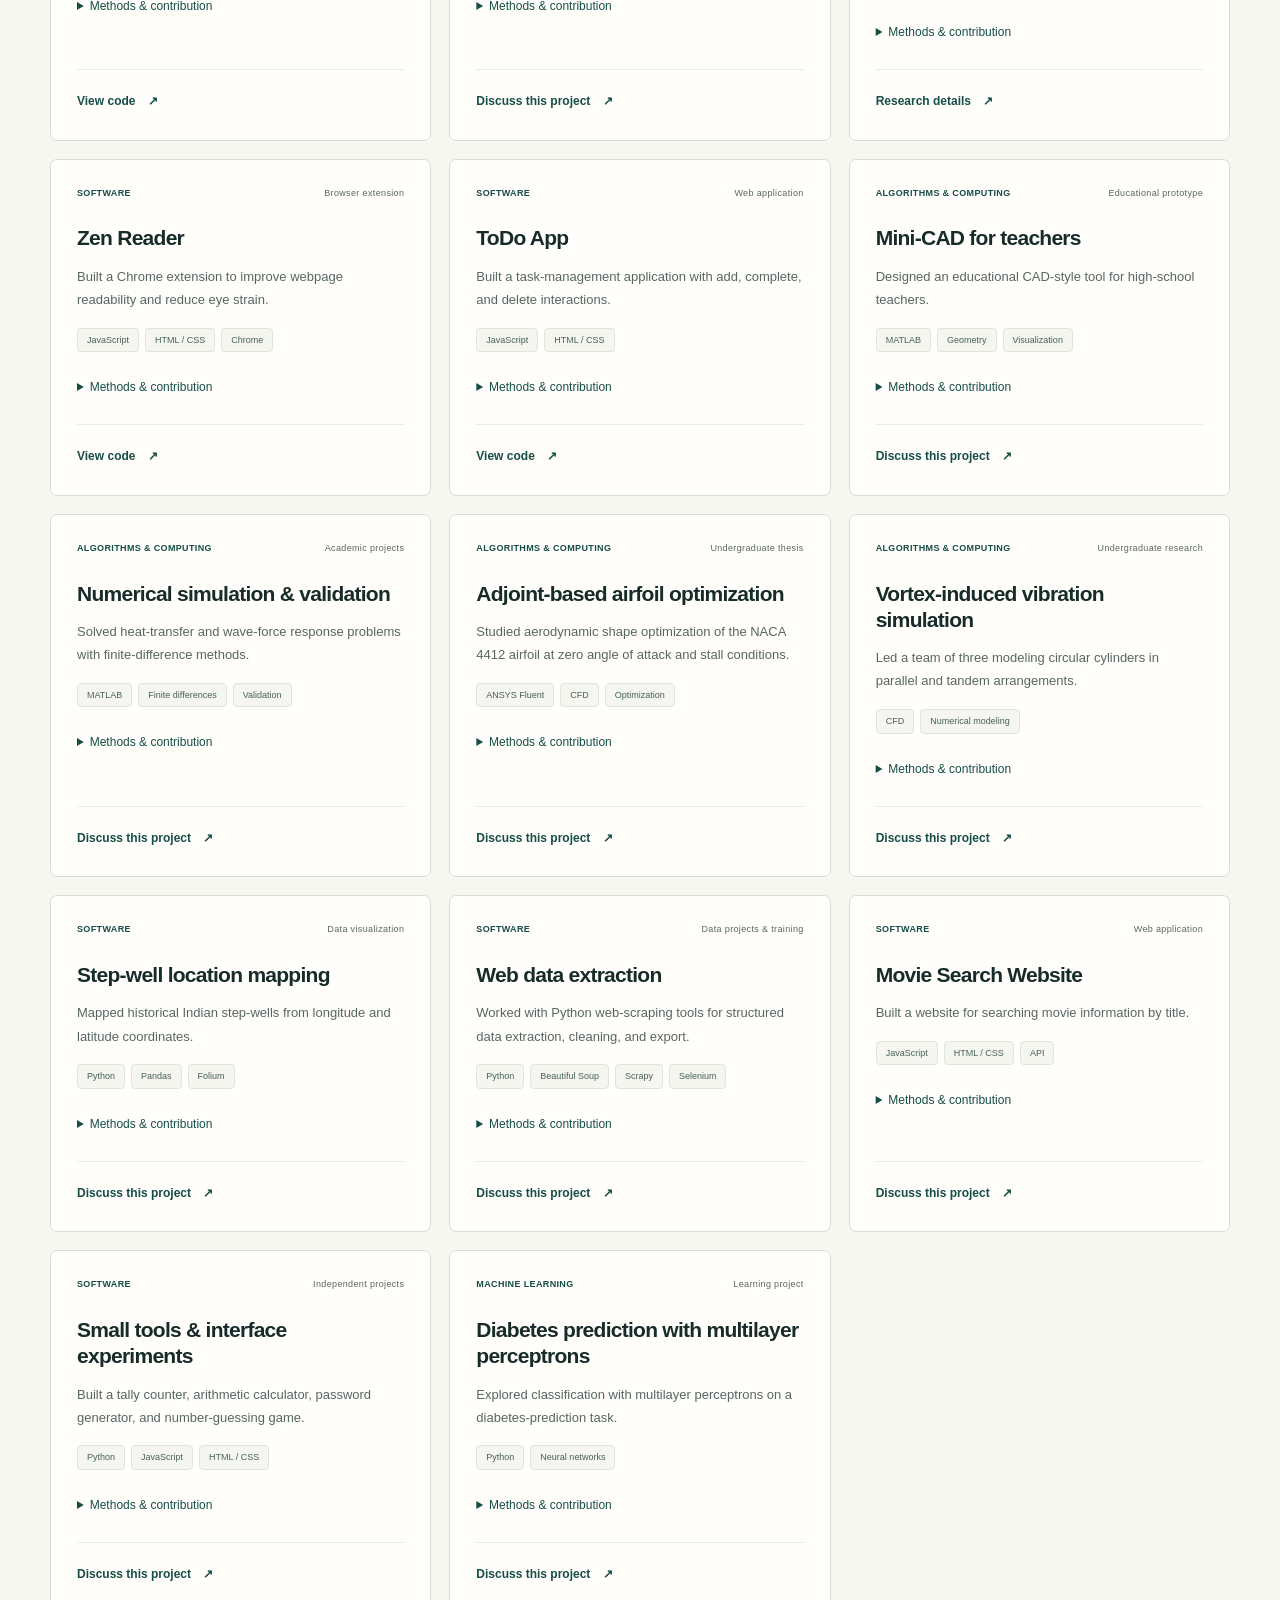
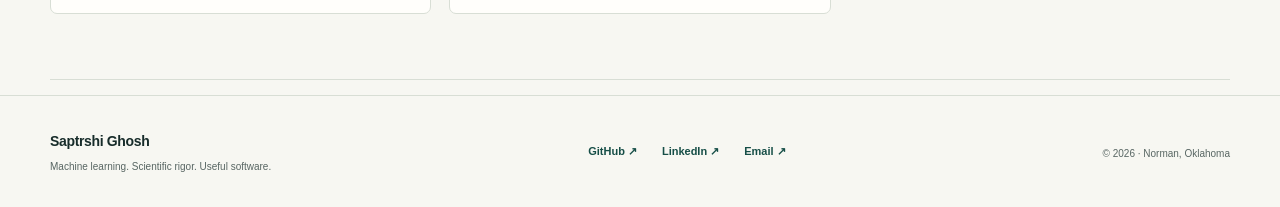
<file: projects.html>
<!doctype html>
<html lang="en"><head><meta charset="utf-8"><meta name="viewport" content="width=device-width, initial-scale=1"><meta name="color-scheme" content="light">
<title>Projects — Saptrshi Ghosh</title><meta name="description" content="LLM prompt engineering, Python machine learning, computer vision, graph algorithms, and software projects by Saptrshi Ghosh."><link rel="canonical" href="https://saptrshighosh.github.io/projects.html">
<meta property="og:type" content="website"><meta property="og:title" content="Projects — Saptrshi Ghosh"><meta property="og:description" content="LLM prompt engineering, Python machine learning, computer vision, graph algorithms, and software projects by Saptrshi Ghosh."><meta property="og:url" content="https://saptrshighosh.github.io/projects.html">
<meta name="theme-color" content="#164e47"><link rel="icon" href="assets/favicon.svg" type="image/svg+xml"><link rel="stylesheet" href="assets/style.css?v=a6154eb4a1"><script src="assets/site.js" defer></script>
<script type="application/ld+json">{"@context": "https://schema.org", "@type": "Person", "name": "Saptrshi Ghosh", "url": "https://saptrshighosh.github.io", "image": "https://saptrshighosh.github.io/profile.jpg", "sameAs": ["https://www.linkedin.com/in/saptrshighosh/", "https://github.com/saptrshighosh"], "affiliation": {"@type": "CollegeOrUniversity", "name": "University of Oklahoma"}, "knowsAbout": ["Machine learning", "Python", "Model evaluation", "Signal processing", "Computer vision", "LLM prompt engineering"]}</script></head>
<body><a href="#main" class="skip-link">Skip to content</a><header class="site-header"><div class="container header-inner"><a class="brand" href="index.html"><span class="monogram" aria-hidden="true">sg.</span><span>Saptrshi Ghosh</span></a><nav aria-label="Main navigation"><a href="index.html">Overview</a><a href="projects.html" aria-current="page">Projects</a><a href="research.html">Research</a><a href="background.html">Background</a><a href="contact.html">Contact</a></nav><a class="header-contact" href="mailto:saptrshighosh22@gmail.com">Let’s talk <span aria-hidden="true">↗</span></a></div></header>
<main id="main" class="container"><div class="page-heading"><p class="eyebrow">Selected &amp; extended work</p><h1>Projects, from data to interaction.</h1><p class="lead">LLM experiments, applied machine learning, computer vision, algorithms, and useful software. Open a project’s methods for the technical contribution.</p></div><section class="section project-section"><div class="project-tools" hidden data-filter-ui><div class="filters" role="group" aria-label="Filter projects"><button type="button" data-filter="All projects" aria-pressed="true">All projects</button><button type="button" data-filter="LLMs &amp; NLP" aria-pressed="false">LLMs &amp; NLP</button><button type="button" data-filter="Machine learning" aria-pressed="false">Machine learning</button><button type="button" data-filter="Computer vision" aria-pressed="false">Computer vision</button><button type="button" data-filter="Algorithms &amp; computing" aria-pressed="false">Algorithms &amp; computing</button><button type="button" data-filter="Software" aria-pressed="false">Software</button></div><label class="search-label">Search projects<input type="search" id="project-search" placeholder="Try Python, LLM, or MATLAB" autocomplete="off"></label></div><p class="project-count" role="status" aria-live="polite">20 projects</p><div class="project-grid" id="project-grid"><article class="project-card" id="llm-prompts" data-category="LLMs &amp; NLP"><div class="card-meta"><span>LLMs &amp; NLP</span><span>Independent project</span></div><h2>Prompt engineering with instruction-tuned LLMs</h2><p>Explored prompt-engineering techniques for instruction-tuned language models through an implemented project.</p><ul class="tags" aria-label="Technologies"><li>Python</li><li>Prompt engineering</li><li>LLMs</li></ul><details><summary>Methods &amp; contribution</summary><p>Connects hands-on prompt work with training in the OpenAI API and AI Agents in LangGraph. My current interests include evaluating model behavior, retrieval-augmented generation, and agentic workflows.</p><p class="evidence">Implemented project; API and agent foundations from coursework.</p></details><div class="card-action"><a class="text-link" href="contact.html">Discuss this project <span aria-hidden="true">↗</span></a></div></article><article class="project-card" id="spectral-ml" data-category="Machine learning"><div class="card-meta"><span>Machine learning</span><span>Doctoral research</span></div><h2>Spectral classification &amp; model evaluation</h2><p>Developed preprocessing, feature-extraction, and evaluation pipelines for approximately 5,000 Raman/SERS spectra across four cancer cell lines.</p><ul class="tags" aria-label="Technologies"><li>Python</li><li>scikit-learn</li><li>Statistics</li></ul><details><summary>Methods &amp; contribution</summary><p>Compared SVM, Random Forest, neural networks, and discriminant-analysis methods. Used biological sample-level splitting, with data-dependent preprocessing and model tuning fitted on training data only.</p><p class="evidence">Reported 95% classification accuracy on this research dataset; evaluated with ROC/AUC and confusion matrices.</p></details><div class="card-action"><a class="text-link" href="research.html#spectral-ml">Research details <span aria-hidden="true">↗</span></a></div></article><article class="project-card" id="tem" data-category="Computer vision"><div class="card-meta"><span>Computer vision</span><span>Research project</span></div><h2>Scale-normalized blob stability for TEM images</h2><p>Built a nanoparticle-segmentation pipeline with contrast enhancement, denoising, threshold optimization, and quantitative blob analysis.</p><ul class="tags" aria-label="Technologies"><li>Python</li><li>OpenCV</li><li>scikit-image</li></ul><details><summary>Methods &amp; contribution</summary><p>Implemented CLAHE, morphological cleanup, and connected-component labeling. Compared segmentation figures, intensity histograms, and blob-stability score curves.</p><p class="evidence">Quantitative method comparison; no benchmark score claimed.</p></details><div class="card-action"><a class="text-link" href="contact.html">Discuss this project <span aria-hidden="true">↗</span></a></div></article><article class="project-card" id="disaster-tweets" data-category="LLMs &amp; NLP"><div class="card-meta"><span>LLMs &amp; NLP</span><span>Kaggle project</span></div><h2>NLP with Disaster Tweets</h2><p>Built a tweet-classification model with text preprocessing, feature engineering, and quantitative evaluation.</p><ul class="tags" aria-label="Technologies"><li>Python</li><li>scikit-learn</li><li>Pandas</li></ul><details><summary>Methods &amp; contribution</summary><p>Applied natural-language processing methods to a supervised classification task. This is an NLP project, separate from my LLM prompt-engineering work.</p><p class="evidence">Implemented classification workflow.</p></details><div class="card-action"><a class="text-link" href="contact.html">Discuss this project <span aria-hidden="true">↗</span></a></div></article><article class="project-card" id="digit-recognizer" data-category="Computer vision"><div class="card-meta"><span>Computer vision</span><span>Kaggle project</span></div><h2>Digit Recognizer</h2><p>Built an image-classification model for handwritten-digit recognition, including preprocessing and model evaluation.</p><ul class="tags" aria-label="Technologies"><li>Python</li><li>Keras</li><li>Neural networks</li></ul><details><summary>Methods &amp; contribution</summary><p>Applied neural-network methods to the Kaggle Digit Recognizer task.</p><p class="evidence">Implemented image-classification workflow.</p></details><div class="card-action"><a class="text-link" href="contact.html">Discuss this project <span aria-hidden="true">↗</span></a></div></article><article class="project-card" id="spaceship-titanic" data-category="Machine learning"><div class="card-meta"><span>Machine learning</span><span>Kaggle project</span></div><h2>Spaceship Titanic</h2><p>Completed a tabular-classification project with preprocessing, feature engineering, and model comparison.</p><ul class="tags" aria-label="Technologies"><li>Python</li><li>Pandas</li><li>Classification</li></ul><details><summary>Methods &amp; contribution</summary><p>Worked through the data-to-model workflow for the Spaceship Titanic classification task.</p><p class="evidence">Completed project; no competition rank claimed.</p></details><div class="card-action"><a class="text-link" href="contact.html">Discuss this project <span aria-hidden="true">↗</span></a></div></article><article class="project-card" id="gesture-control" data-category="Computer vision"><div class="card-meta"><span>Computer vision</span><span>Software project</span></div><h2>Volume Hand Control</h2><p>Built a computer-vision application that maps hand gestures to system volume control in real time.</p><ul class="tags" aria-label="Technologies"><li>Python</li><li>OpenCV</li><li>Real-time interaction</li></ul><details><summary>Methods &amp; contribution</summary><p>Connected visual input with a practical system action through a gesture-based interface.</p><p class="evidence">Working interaction prototype.</p></details><div class="card-action"><a class="text-link" href="https://github.com/saptrshighosh/Volume-Hand-Control" target="_blank" rel="noopener noreferrer">View code <span aria-hidden="true">↗</span></a></div></article><article class="project-card" id="dijkstra" data-category="Algorithms &amp; computing"><div class="card-meta"><span>Algorithms &amp; computing</span><span>Independent project</span></div><h2>Dijkstra maze solver</h2><p>Implemented and visualized Dijkstra’s shortest-path algorithm for a complex maze.</p><ul class="tags" aria-label="Technologies"><li>Python</li><li>NetworkX</li><li>Graph algorithms</li></ul><details><summary>Methods &amp; contribution</summary><p>Used graph traversal and visualization to make shortest-path search understandable.</p><p class="evidence">Implemented algorithm and visualization.</p></details><div class="card-action"><a class="text-link" href="contact.html">Discuss this project <span aria-hidden="true">↗</span></a></div></article><article class="project-card" id="eeg" data-category="Machine learning"><div class="card-meta"><span>Machine learning</span><span>Master’s research</span></div><h2>EEG analysis &amp; statistical inference</h2><p>Analyzed Stroop-task EEG data from 29 participants to study thermal effects on cognitive inhibition.</p><ul class="tags" aria-label="Technologies"><li>MATLAB</li><li>EEG / ERP</li><li>Hypothesis testing</li></ul><details><summary>Methods &amp; contribution</summary><p>Used event-related potentials, time-frequency decomposition, ANOVA, Welch’s t-tests, Pearson correlation, and Benjamini–Hochberg correction.</p><p class="evidence">Identified temperature-dependent differences with adjusted p &lt; 0.05.</p></details><div class="card-action"><a class="text-link" href="research.html#eeg">Research details <span aria-hidden="true">↗</span></a></div></article><article class="project-card" id="zen-reader" data-category="Software"><div class="card-meta"><span>Software</span><span>Browser extension</span></div><h2>Zen Reader</h2><p>Built a Chrome extension to improve webpage readability and reduce eye strain.</p><ul class="tags" aria-label="Technologies"><li>JavaScript</li><li>HTML / CSS</li><li>Chrome</li></ul><details><summary>Methods &amp; contribution</summary><p>Applied typography, spacing, and reading-focused presentation to a browser experience.</p><p class="evidence">Implemented browser extension.</p></details><div class="card-action"><a class="text-link" href="https://github.com/saptrshighosh/Zen-Reader-Extension" target="_blank" rel="noopener noreferrer">View code <span aria-hidden="true">↗</span></a></div></article><article class="project-card" id="todo" data-category="Software"><div class="card-meta"><span>Software</span><span>Web application</span></div><h2>ToDo App</h2><p>Built a task-management application with add, complete, and delete interactions.</p><ul class="tags" aria-label="Technologies"><li>JavaScript</li><li>HTML / CSS</li></ul><details><summary>Methods &amp; contribution</summary><p>Implemented everyday application behavior with a lightweight web stack.</p><p class="evidence">Implemented application.</p></details><div class="card-action"><a class="text-link" href="https://github.com/saptrshighosh/ToDo-App" target="_blank" rel="noopener noreferrer">View code <span aria-hidden="true">↗</span></a></div></article><article class="project-card" id="mini-cad" data-category="Algorithms &amp; computing"><div class="card-meta"><span>Algorithms &amp; computing</span><span>Educational prototype</span></div><h2>Mini-CAD for teachers</h2><p>Designed an educational CAD-style tool for high-school teachers.</p><ul class="tags" aria-label="Technologies"><li>MATLAB</li><li>Geometry</li><li>Visualization</li></ul><details><summary>Methods &amp; contribution</summary><p>Supported geometric modeling, visualization, and demonstrations of engineering-design concepts.</p><p class="evidence">Educational software prototype.</p></details><div class="card-action"><a class="text-link" href="contact.html">Discuss this project <span aria-hidden="true">↗</span></a></div></article><article class="project-card" id="numerical" data-category="Algorithms &amp; computing"><div class="card-meta"><span>Algorithms &amp; computing</span><span>Academic projects</span></div><h2>Numerical simulation &amp; validation</h2><p>Solved heat-transfer and wave-force response problems with finite-difference methods.</p><ul class="tags" aria-label="Technologies"><li>MATLAB</li><li>Finite differences</li><li>Validation</li></ul><details><summary>Methods &amp; contribution</summary><p>Checked numerical results using grid-independence testing and theoretical comparisons.</p><p class="evidence">Validated numerical solutions; no speedup claimed.</p></details><div class="card-action"><a class="text-link" href="contact.html">Discuss this project <span aria-hidden="true">↗</span></a></div></article><article class="project-card" id="airfoil" data-category="Algorithms &amp; computing"><div class="card-meta"><span>Algorithms &amp; computing</span><span>Undergraduate thesis</span></div><h2>Adjoint-based airfoil optimization</h2><p>Studied aerodynamic shape optimization of the NACA 4412 airfoil at zero angle of attack and stall conditions.</p><ul class="tags" aria-label="Technologies"><li>ANSYS Fluent</li><li>CFD</li><li>Optimization</li></ul><details><summary>Methods &amp; contribution</summary><p>Used adjoint sensitivity analysis to evaluate geometric changes and lift-to-drag behavior.</p><p class="evidence">Completed undergraduate thesis.</p></details><div class="card-action"><a class="text-link" href="contact.html">Discuss this project <span aria-hidden="true">↗</span></a></div></article><article class="project-card" id="viv" data-category="Algorithms &amp; computing"><div class="card-meta"><span>Algorithms &amp; computing</span><span>Undergraduate research</span></div><h2>Vortex-induced vibration simulation</h2><p>Led a team of three modeling circular cylinders in parallel and tandem arrangements.</p><ul class="tags" aria-label="Technologies"><li>CFD</li><li>Numerical modeling</li></ul><details><summary>Methods &amp; contribution</summary><p>Investigated flow behavior and the dependence of skin-friction drag on cylinder aspect ratio.</p><p class="evidence">Numerical study and faculty-facing research reports.</p></details><div class="card-action"><a class="text-link" href="contact.html">Discuss this project <span aria-hidden="true">↗</span></a></div></article><article class="project-card" id="step-wells" data-category="Software"><div class="card-meta"><span>Software</span><span>Data visualization</span></div><h2>Step-well location mapping</h2><p>Mapped historical Indian step-wells from longitude and latitude coordinates.</p><ul class="tags" aria-label="Technologies"><li>Python</li><li>Pandas</li><li>Folium</li></ul><details><summary>Methods &amp; contribution</summary><p>Built an interactive geospatial visualization from structured location data.</p><p class="evidence">Implemented mapping project.</p></details><div class="card-action"><a class="text-link" href="contact.html">Discuss this project <span aria-hidden="true">↗</span></a></div></article><article class="project-card" id="web-scraping" data-category="Software"><div class="card-meta"><span>Software</span><span>Data projects &amp; training</span></div><h2>Web data extraction</h2><p>Worked with Python web-scraping tools for structured data extraction, cleaning, and export.</p><ul class="tags" aria-label="Technologies"><li>Python</li><li>Beautiful Soup</li><li>Scrapy</li><li>Selenium</li></ul><details><summary>Methods &amp; contribution</summary><p>Complements SQL and data-analysis training with practical data collection.</p><p class="evidence">Project and training experience.</p></details><div class="card-action"><a class="text-link" href="contact.html">Discuss this project <span aria-hidden="true">↗</span></a></div></article><article class="project-card" id="movie-search" data-category="Software"><div class="card-meta"><span>Software</span><span>Web application</span></div><h2>Movie Search Website</h2><p>Built a website for searching movie information by title.</p><ul class="tags" aria-label="Technologies"><li>JavaScript</li><li>HTML / CSS</li><li>API</li></ul><details><summary>Methods &amp; contribution</summary><p>Connected a browser interface with a public movie-data API.</p><p class="evidence">Implemented web project.</p></details><div class="card-action"><a class="text-link" href="contact.html">Discuss this project <span aria-hidden="true">↗</span></a></div></article><article class="project-card" id="small-tools" data-category="Software"><div class="card-meta"><span>Software</span><span>Independent projects</span></div><h2>Small tools &amp; interface experiments</h2><p>Built a tally counter, arithmetic calculator, password generator, and number-guessing game.</p><ul class="tags" aria-label="Technologies"><li>Python</li><li>JavaScript</li><li>HTML / CSS</li></ul><details><summary>Methods &amp; contribution</summary><p>Early projects in input handling, application logic, and user interaction.</p><p class="evidence">Implemented learning projects; no security certification claimed.</p></details><div class="card-action"><a class="text-link" href="contact.html">Discuss this project <span aria-hidden="true">↗</span></a></div></article><article class="project-card" id="diabetes" data-category="Machine learning"><div class="card-meta"><span>Machine learning</span><span>Learning project</span></div><h2>Diabetes prediction with multilayer perceptrons</h2><p>Explored classification with multilayer perceptrons on a diabetes-prediction task.</p><ul class="tags" aria-label="Technologies"><li>Python</li><li>Neural networks</li></ul><details><summary>Methods &amp; contribution</summary><p>An early applied machine-learning notebook project.</p><p class="evidence">Learning project; no clinical validation claimed.</p></details><div class="card-action"><a class="text-link" href="contact.html">Discuss this project <span aria-hidden="true">↗</span></a></div></article></div><p id="no-results" hidden>No projects match. Try another keyword or select All projects.</p></section></main>
<footer><div class="container footer-inner"><div><a class="brand" href="index.html">Saptrshi Ghosh</a><p>Machine learning. Scientific rigor. Useful software.</p></div><div class="footer-links"><a class="text-link" href="https://github.com/saptrshighosh" target="_blank" rel="noopener noreferrer">GitHub ↗</a><a class="text-link" href="https://www.linkedin.com/in/saptrshighosh/" target="_blank" rel="noopener noreferrer">LinkedIn ↗</a><a class="text-link" href="mailto:saptrshighosh22@gmail.com">Email ↗</a></div><p class="copyright">© 2026 · Norman, Oklahoma</p></div></footer></body></html>
</file>
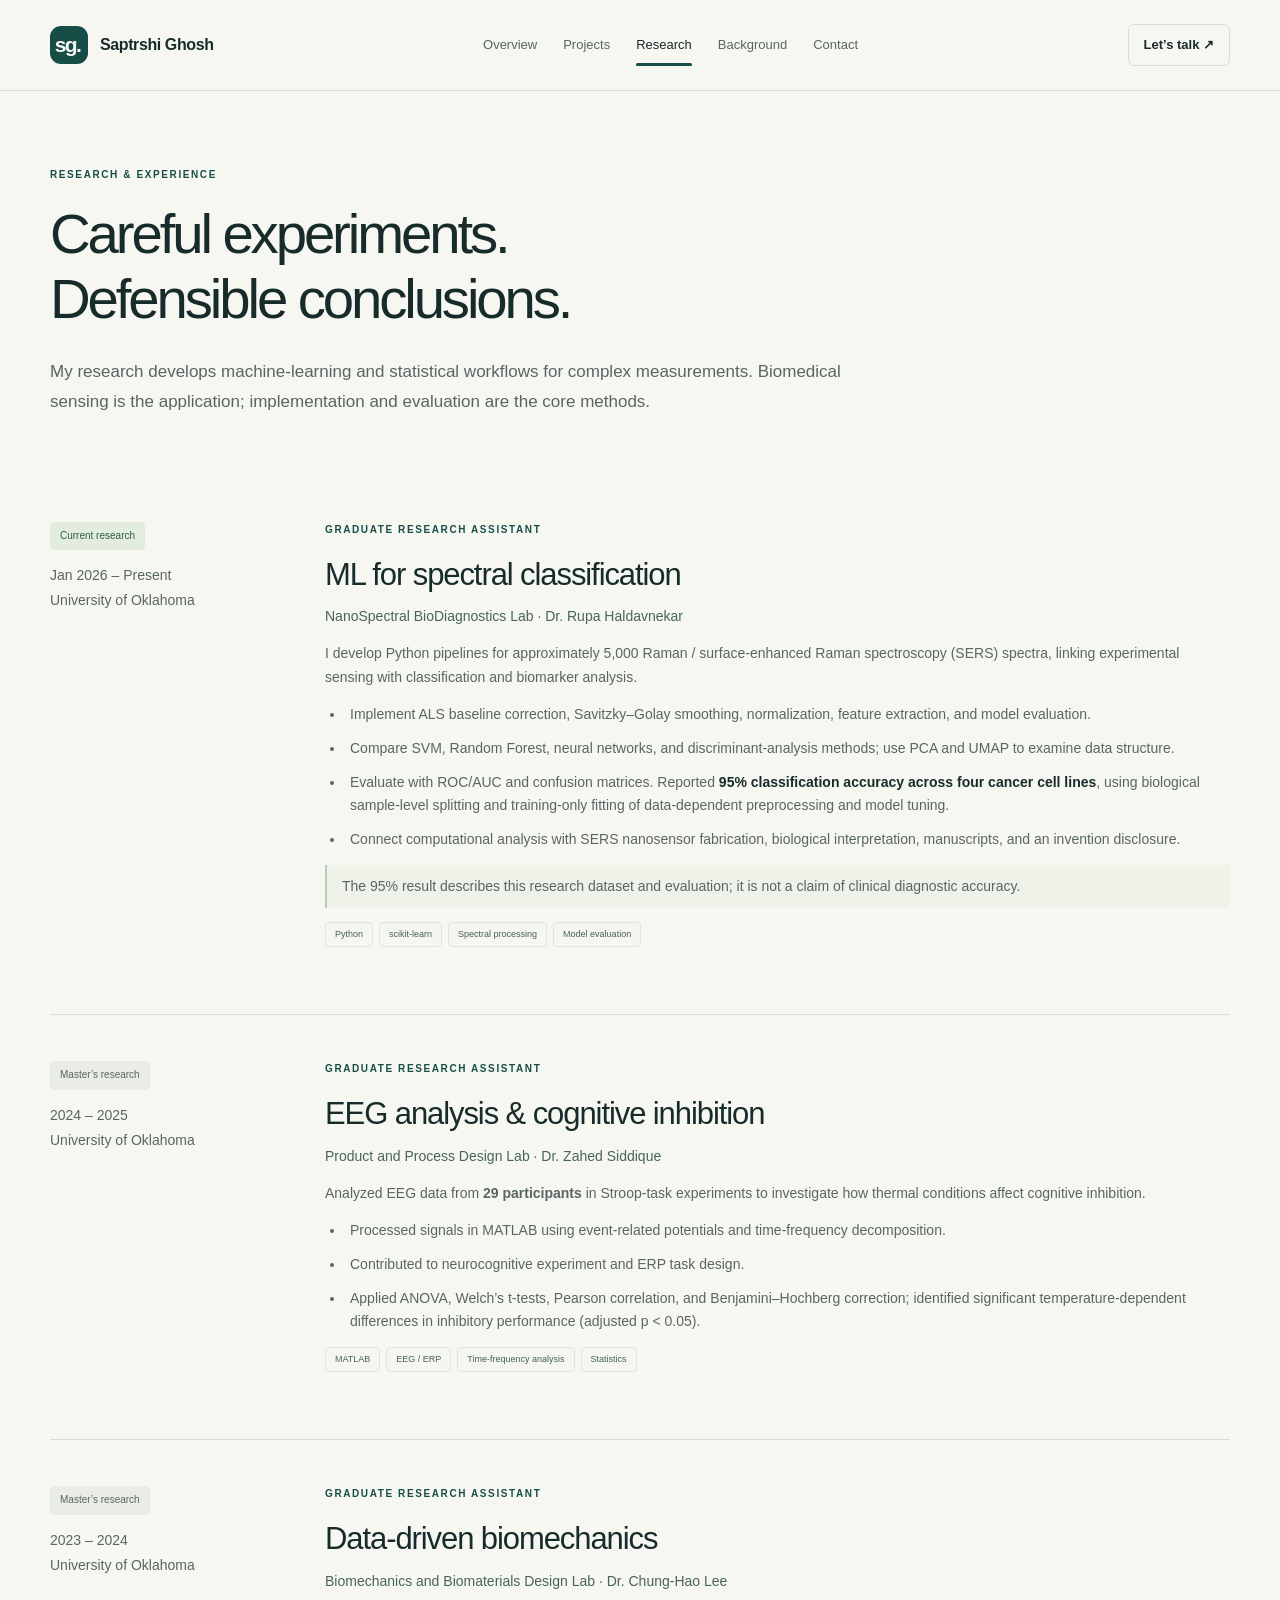
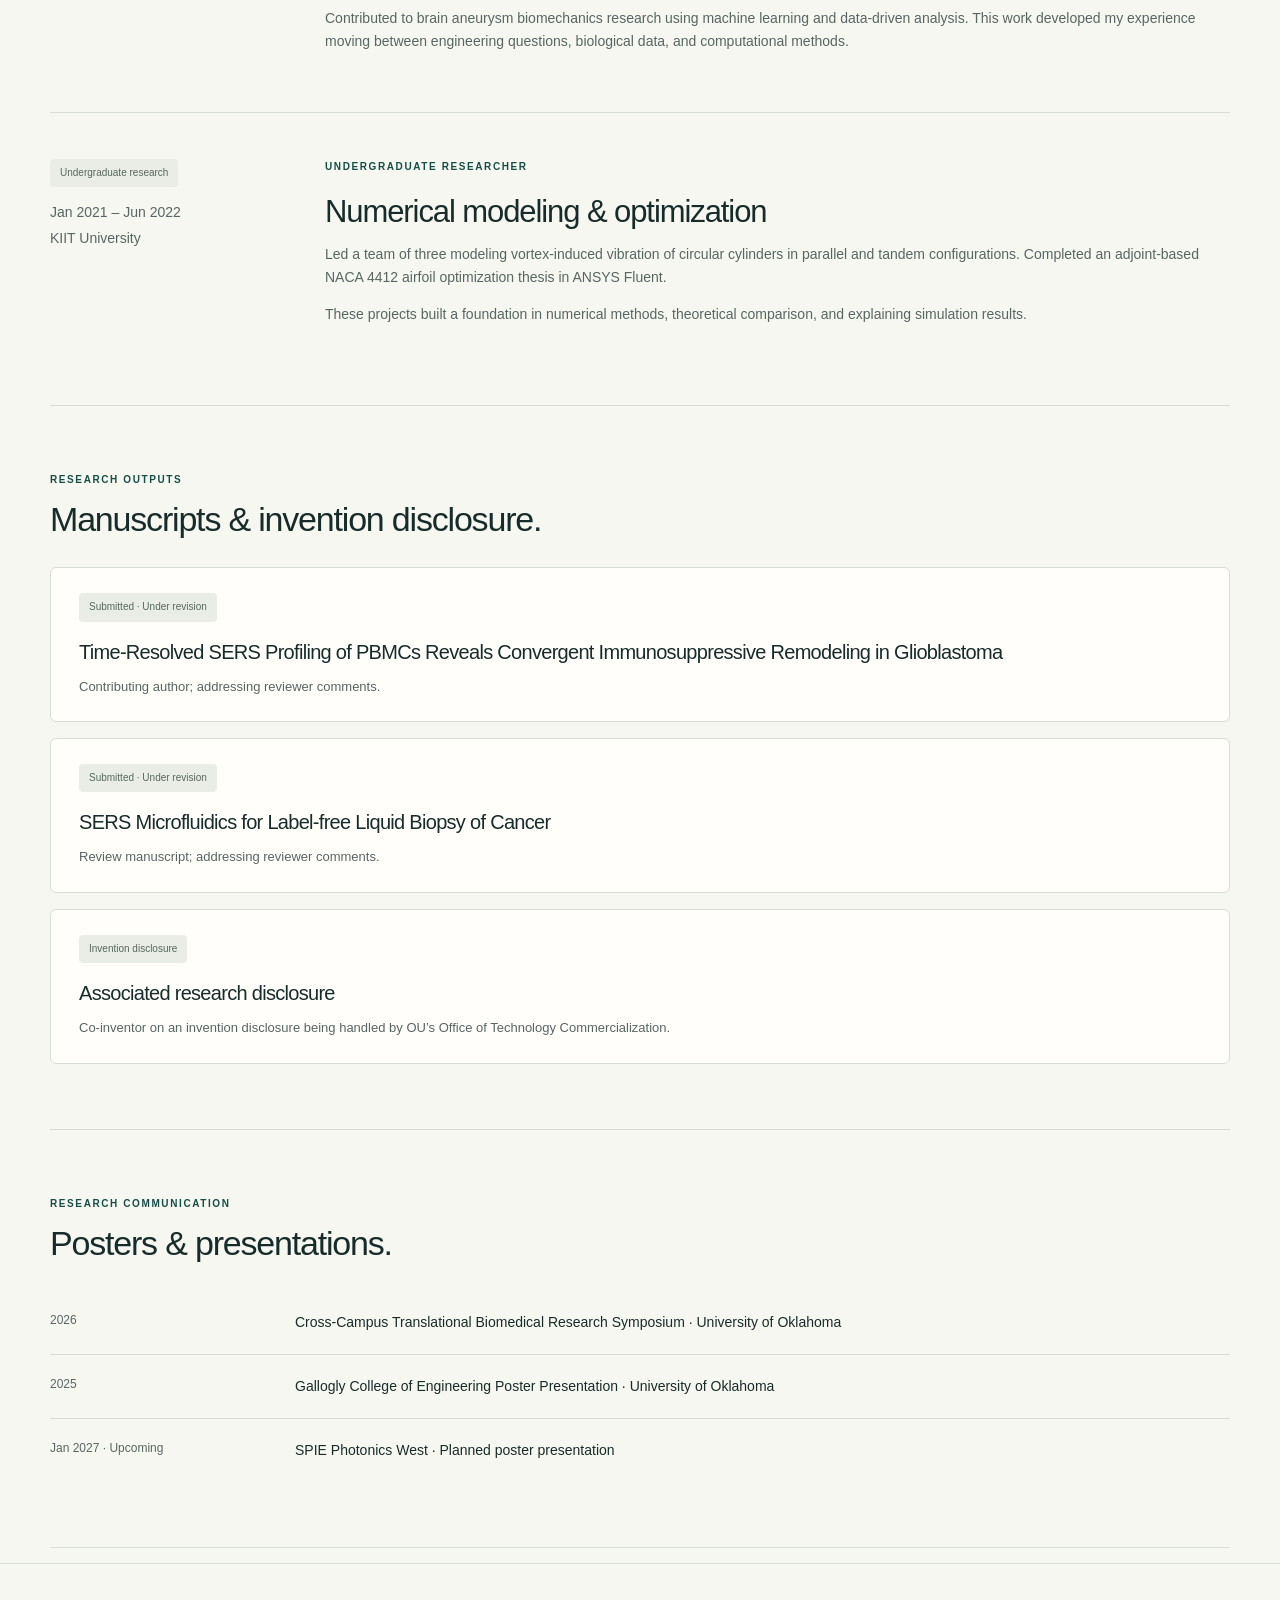
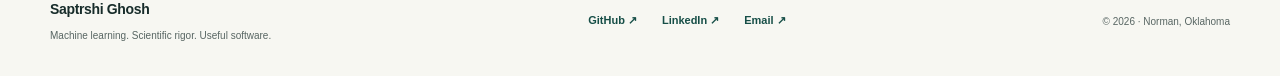
<file: research.html>
<!doctype html>
<html lang="en"><head><meta charset="utf-8"><meta name="viewport" content="width=device-width, initial-scale=1"><meta name="color-scheme" content="light">
<title>Research — Saptrshi Ghosh</title><meta name="description" content="Empirical machine learning, model evaluation, spectral classification, EEG analysis, manuscripts, and research experience."><link rel="canonical" href="https://saptrshighosh.github.io/research.html">
<meta property="og:type" content="website"><meta property="og:title" content="Research — Saptrshi Ghosh"><meta property="og:description" content="Empirical machine learning, model evaluation, spectral classification, EEG analysis, manuscripts, and research experience."><meta property="og:url" content="https://saptrshighosh.github.io/research.html">
<meta name="theme-color" content="#164e47"><link rel="icon" href="assets/favicon.svg" type="image/svg+xml"><link rel="stylesheet" href="assets/style.css?v=a6154eb4a1"><script src="assets/site.js" defer></script>
<script type="application/ld+json">{"@context": "https://schema.org", "@type": "Person", "name": "Saptrshi Ghosh", "url": "https://saptrshighosh.github.io", "image": "https://saptrshighosh.github.io/profile.jpg", "sameAs": ["https://www.linkedin.com/in/saptrshighosh/", "https://github.com/saptrshighosh"], "affiliation": {"@type": "CollegeOrUniversity", "name": "University of Oklahoma"}, "knowsAbout": ["Machine learning", "Python", "Model evaluation", "Signal processing", "Computer vision", "LLM prompt engineering"]}</script></head>
<body><a href="#main" class="skip-link">Skip to content</a><header class="site-header"><div class="container header-inner"><a class="brand" href="index.html"><span class="monogram" aria-hidden="true">sg.</span><span>Saptrshi Ghosh</span></a><nav aria-label="Main navigation"><a href="index.html">Overview</a><a href="projects.html">Projects</a><a href="research.html" aria-current="page">Research</a><a href="background.html">Background</a><a href="contact.html">Contact</a></nav><a class="header-contact" href="mailto:saptrshighosh22@gmail.com">Let’s talk <span aria-hidden="true">↗</span></a></div></header>
<main id="main" class="container"><div class="page-heading"><p class="eyebrow">Research &amp; experience</p><h1>Careful experiments.<br>Defensible conclusions.</h1><p class="lead">My research develops machine-learning and statistical workflows for complex measurements. Biomedical sensing is the application; implementation and evaluation are the core methods.</p></div><section class="section experience-list"><article class="experience" id="spectral-ml"><div class="experience-side"><span class="status">Current research</span><p>Jan 2026 – Present</p><p>University of Oklahoma</p></div><div><p class="eyebrow">Graduate Research Assistant</p><h2>ML for spectral classification</h2><p class="subheading">NanoSpectral BioDiagnostics Lab · Dr. Rupa Haldavnekar</p><p>I develop Python pipelines for approximately 5,000 Raman / surface-enhanced Raman spectroscopy (SERS) spectra, linking experimental sensing with classification and biomarker analysis.</p><ul class="body-list"><li>Implement ALS baseline correction, Savitzky–Golay smoothing, normalization, feature extraction, and model evaluation.</li><li>Compare SVM, Random Forest, neural networks, and discriminant-analysis methods; use PCA and UMAP to examine data structure.</li><li>Evaluate with ROC/AUC and confusion matrices. Reported <strong>95% classification accuracy across four cancer cell lines</strong>, using biological sample-level splitting and training-only fitting of data-dependent preprocessing and model tuning.</li><li>Connect computational analysis with SERS nanosensor fabrication, biological interpretation, manuscripts, and an invention disclosure.</li></ul><p class="research-note">The 95% result describes this research dataset and evaluation; it is not a claim of clinical diagnostic accuracy.</p><ul class="tags" aria-label="Technologies"><li>Python</li><li>scikit-learn</li><li>Spectral processing</li><li>Model evaluation</li></ul></div></article>
<article class="experience" id="eeg"><div class="experience-side"><span class="status neutral">Master’s research</span><p>2024 – 2025</p><p>University of Oklahoma</p></div><div><p class="eyebrow">Graduate Research Assistant</p><h2>EEG analysis &amp; cognitive inhibition</h2><p class="subheading">Product and Process Design Lab · Dr. Zahed Siddique</p><p>Analyzed EEG data from <strong>29 participants</strong> in Stroop-task experiments to investigate how thermal conditions affect cognitive inhibition.</p><ul class="body-list"><li>Processed signals in MATLAB using event-related potentials and time-frequency decomposition.</li><li>Contributed to neurocognitive experiment and ERP task design.</li><li>Applied ANOVA, Welch’s t-tests, Pearson correlation, and Benjamini–Hochberg correction; identified significant temperature-dependent differences in inhibitory performance (adjusted p &lt; 0.05).</li></ul><ul class="tags" aria-label="Technologies"><li>MATLAB</li><li>EEG / ERP</li><li>Time-frequency analysis</li><li>Statistics</li></ul></div></article>
<article class="experience"><div class="experience-side"><span class="status neutral">Master’s research</span><p>2023 – 2024</p><p>University of Oklahoma</p></div><div><p class="eyebrow">Graduate Research Assistant</p><h2>Data-driven biomechanics</h2><p class="subheading">Biomechanics and Biomaterials Design Lab · Dr. Chung-Hao Lee</p><p>Contributed to brain aneurysm biomechanics research using machine learning and data-driven analysis. This work developed my experience moving between engineering questions, biological data, and computational methods.</p></div></article>
<article class="experience"><div class="experience-side"><span class="status neutral">Undergraduate research</span><p>Jan 2021 – Jun 2022</p><p>KIIT University</p></div><div><p class="eyebrow">Undergraduate Researcher</p><h2>Numerical modeling &amp; optimization</h2><p>Led a team of three modeling vortex-induced vibration of circular cylinders in parallel and tandem configurations. Completed an adjoint-based NACA 4412 airfoil optimization thesis in ANSYS Fluent.</p><p>These projects built a foundation in numerical methods, theoretical comparison, and explaining simulation results.</p></div></article></section>
<section class="section"><div class="section-heading"><div><p class="eyebrow">Research outputs</p><h2>Manuscripts &amp; invention disclosure.</h2></div></div><div class="output-list"><article><span class="status neutral">Submitted · Under revision</span><h3>Time-Resolved SERS Profiling of PBMCs Reveals Convergent Immunosuppressive Remodeling in Glioblastoma</h3><p>Contributing author; addressing reviewer comments.</p></article><article><span class="status neutral">Submitted · Under revision</span><h3>SERS Microfluidics for Label-free Liquid Biopsy of Cancer</h3><p>Review manuscript; addressing reviewer comments.</p></article><article><span class="status neutral">Invention disclosure</span><h3>Associated research disclosure</h3><p>Co-inventor on an invention disclosure being handled by OU’s Office of Technology Commercialization.</p></article></div></section>
<section class="section"><div class="section-heading"><div><p class="eyebrow">Research communication</p><h2>Posters &amp; presentations.</h2></div></div><div class="simple-list"><div><span>2026</span><p>Cross-Campus Translational Biomedical Research Symposium · University of Oklahoma</p></div><div><span>2025</span><p>Gallogly College of Engineering Poster Presentation · University of Oklahoma</p></div><div><span>Jan 2027 · Upcoming</span><p>SPIE Photonics West · Planned poster presentation</p></div></div></section></main>
<footer><div class="container footer-inner"><div><a class="brand" href="index.html">Saptrshi Ghosh</a><p>Machine learning. Scientific rigor. Useful software.</p></div><div class="footer-links"><a class="text-link" href="https://github.com/saptrshighosh" target="_blank" rel="noopener noreferrer">GitHub ↗</a><a class="text-link" href="https://www.linkedin.com/in/saptrshighosh/" target="_blank" rel="noopener noreferrer">LinkedIn ↗</a><a class="text-link" href="mailto:saptrshighosh22@gmail.com">Email ↗</a></div><p class="copyright">© 2026 · Norman, Oklahoma</p></div></footer></body></html>
</file>
<file: assets/style.css>
@charset "UTF-8";
:root{--paper:#f7f7f2;--white:#fffefb;--ink:#172c2a;--muted:#586663;--accent:#164e47;--line:#d8ded5;--soft:#e8eee6;--serif:Georgia,'Times New Roman',serif;--sans:Inter,-apple-system,BlinkMacSystemFont,'Segoe UI',sans-serif}
*{box-sizing:border-box}html{scroll-behavior:smooth;scroll-padding-top:110px}body{margin:0;background:var(--paper);color:var(--ink);font-family:var(--sans);font-size:16px;line-height:1.65;-webkit-font-smoothing:antialiased}a{color:inherit;text-decoration:none}button,input{font:inherit}button,a,input,summary{-webkit-tap-highlight-color:transparent}a:focus-visible,button:focus-visible,input:focus-visible,summary:focus-visible{outline:3px solid #bd641c;outline-offset:5px}p,h1,h2,h3,ul,ol{margin-top:0}h1,h2,h3{line-height:1.15;letter-spacing:-.035em}p{color:var(--muted)}[hidden]{display:none!important}.container{width:min(1180px,calc(100% - 80px));margin-inline:auto}.skip-link{position:absolute;top:0;left:20px;padding:12px;background:var(--accent);color:white;transform:translateY(-150%);z-index:100}.skip-link:focus{transform:translateY(0)}
.site-header{background:rgba(247,247,242,.97);border-bottom:1px solid var(--line);position:sticky;top:0;z-index:20}.header-inner{display:flex;align-items:center;justify-content:space-between;gap:20px;min-height:90px}.brand{display:inline-flex;align-items:center;gap:12px;font-weight:650;font-size:16px;letter-spacing:-.025em;white-space:nowrap}.monogram{display:grid;place-items:center;width:38px;height:38px;background:var(--accent);color:var(--paper);border-radius:11px;font-size:21px;letter-spacing:-.08em;padding-right:3px}.site-header nav{display:flex;align-items:center;gap:26px}.site-header nav a{color:var(--muted);font-size:13px;position:relative;padding-block:12px}.site-header nav a:hover,.site-header nav a[aria-current]{color:var(--ink)}.site-header nav a[aria-current]:after{position:absolute;content:'';height:3px;left:0;right:0;bottom:2px;background:var(--accent);border-radius:2px}.header-contact{font-size:13px;font-weight:600;border:1px solid var(--line);padding:9px 15px;border-radius:6px}.header-contact:hover{background:var(--soft)}
.eyebrow{text-transform:uppercase;font-size:10px;letter-spacing:.16em;font-weight:700;color:var(--accent);margin-bottom:19px;line-height:1.7}.hero{padding:82px 0 70px;display:grid;grid-template-columns:1fr 310px;gap:85px;align-items:center}.hero-copy .eyebrow{display:flex;gap:10px;align-items:center}.status-dot{display:inline-block;flex-shrink:0;width:7px;height:7px;border-radius:50%;background:#477e55;box-shadow:0 0 0 4px #477e5510}.hero h1{font-size:clamp(46px,4.8vw,67px);font-weight:500;letter-spacing:-.065em;line-height:1.05;margin-bottom:28px}.hero h1 span{font-family:var(--serif);font-style:italic;font-weight:400;color:var(--accent);letter-spacing:-.05em}.hero-intro{font-size:18px;line-height:1.7;max-width:620px;color:#354b47;margin-bottom:15px}.hero-sub{font-size:14px;line-height:1.8;max-width:570px}.actions{display:flex;gap:12px;flex-wrap:wrap;margin-top:29px}.button{display:inline-flex;align-items:center;justify-content:center;gap:22px;padding:13px 20px;border-radius:5px;font-size:13px;font-weight:600;min-height:48px;transition:background .18s,transform .18s}.button:hover{transform:translateY(-2px)}.primary{color:#fff;background:var(--accent);border:1px solid var(--accent)}.primary:hover{background:#0f3b35}.secondary{border:1px solid #bfcac0}.secondary:hover{background:var(--soft)}.light{background:var(--white);color:var(--accent)}
.profile-panel{border:1px solid var(--line);border-radius:8px;background:var(--white);overflow:hidden;box-shadow:0 10px 25px #172c2a04}.portrait-wrap{height:auto;aspect-ratio:3/4;margin:18px 18px 0;background:#dde5de;border-radius:5px;overflow:hidden}.portrait-wrap img{width:100%;height:100%;object-fit:contain;object-position:center;transform:none;display:block}.profile-caption{padding:20px 22px}.profile-caption p{font-size:12px;margin:2px 0}.profile-caption .profile-name{font-size:19px;font-weight:600;color:var(--ink);letter-spacing:-.035em}.profile-caption>span{font-size:11px;color:var(--muted)}.profile-bottom{display:flex;gap:10px;align-items:center;font-size:10px;padding:14px 22px;border-top:1px solid var(--line);background:#eff3ed;line-height:1.6}.metrics{border-block:1px solid var(--line);display:grid;grid-template-columns:repeat(4,1fr);padding:24px 0}.metrics>div{display:flex;flex-direction:column;gap:4px;padding:0 28px;border-left:1px solid var(--line)}.metrics>div:first-child{border-left:0;padding-left:0}.metrics strong{font-weight:500;font-size:30px;letter-spacing:-.06em}.metrics span{font-size:11px;color:var(--muted)}
.section{padding:65px 0;border-bottom:1px solid var(--line)}.section-heading{display:flex;justify-content:space-between;align-items:end;gap:25px;margin-bottom:28px}.section-heading .eyebrow{margin-bottom:12px}.section-heading h2{font-size:34px;font-weight:500;margin-bottom:0}.section-heading p:not(.eyebrow){font-size:14px;margin:14px 0 0;max-width:700px}.text-link{font-size:12px;font-weight:600;color:var(--accent);display:inline-block;white-space:nowrap}.text-link:hover{text-decoration:underline;text-underline-offset:5px}.text-link span{margin-left:9px}.project-grid{display:grid;grid-template-columns:repeat(3,minmax(0,1fr));gap:18px}.featured{grid-template-columns:repeat(2,minmax(0,1fr))}.project-card{border:1px solid var(--line);border-radius:7px;background:var(--white);padding:26px;display:flex;flex-direction:column;transition:border-color .18s,box-shadow .18s;scroll-margin-top:110px}.project-card:hover{border-color:#94aca1;box-shadow:0 5px 18px #172c2a05}.card-meta{display:flex;justify-content:space-between;gap:15px;font-size:9px;letter-spacing:.04em;color:var(--muted);margin-bottom:25px}.card-meta span:first-child{text-transform:uppercase;color:var(--accent);font-weight:700}.project-card h2{font-size:21px;font-weight:550;line-height:1.25;margin-bottom:13px}.project-card>p{font-size:13px;line-height:1.8}.tags{display:flex;gap:6px;flex-wrap:wrap;list-style:none;padding:0;margin:3px 0 22px}.tags li{font-size:9px;padding:4px 9px;border:1px solid #e0e5dc;border-radius:4px;background:#f4f6ef;color:#48605a}.card-action{border-top:1px solid #e8ebe4;padding-top:17px;margin-top:auto}.project-card details{font-size:12px;margin:0 0 20px}.project-card details summary{cursor:pointer;color:var(--accent);font-weight:500;padding:4px 0;min-height:30px}.project-card details p{margin:12px 0 0;font-size:12px}.project-card .evidence{font-size:11px;padding-left:10px;border-left:2px solid #a2b6a7}
.approach{display:grid;grid-template-columns:1fr 1fr;gap:90px}.approach h2{font-size:37px;font-weight:500}.approach>div>p:not(.eyebrow){max-width:410px;font-size:14px}.principles{list-style:none;padding:0;margin:0}.principles li{display:flex;gap:22px;padding:22px 0;border-top:1px solid var(--line)}.principles li:first-child{padding-top:0;border:0}.principles li>span,.small-index{font-size:11px;color:#658079}.principles h3{font-size:17px;font-weight:550;margin-bottom:9px}.principles p{font-size:12px;margin:0}.direction-grid{display:grid;grid-template-columns:repeat(3,1fr);gap:35px}.direction-grid h3{font-size:20px;font-weight:500;margin:18px 0 12px}.direction-grid p{font-size:13px;margin:0}.contact-banner{background:var(--accent);border-radius:8px;color:white;padding:40px 42px;display:flex;align-items:center;justify-content:space-between;gap:30px;margin:60px 0}.contact-banner h2{font-weight:500;font-size:30px;max-width:700px;margin-bottom:12px}.contact-banner .eyebrow{color:#bdd6c8}.contact-banner p:not(.eyebrow){color:#d1e0d8;font-size:13px;margin:0}.contact-banner .button{white-space:nowrap;flex-shrink:0}
.page-heading{padding:75px 0 43px;max-width:900px}.page-heading h1{font-size:clamp(40px,4.4vw,59px);font-weight:500;letter-spacing:-.055em;margin-bottom:25px}.lead{font-size:17px;line-height:1.8;max-width:800px;margin-bottom:0}.project-section{padding-top:0}.project-tools{display:flex;flex-direction:column;gap:25px;border-top:1px solid var(--line);padding-top:30px;margin-bottom:24px}.filters{display:flex;gap:7px;flex-wrap:wrap}.filters button{border:1px solid var(--line);background:transparent;border-radius:5px;padding:9px 13px;font-size:11px;color:var(--muted);cursor:pointer;min-height:38px}.filters button[aria-pressed=true]{background:var(--accent);border-color:var(--accent);color:white}.filters button:hover{border-color:var(--accent)}.search-label{font-size:11px;color:var(--muted);display:flex;align-items:center;gap:15px}.search-label input{max-width:350px;width:100%;border:1px solid var(--line);background:var(--white);padding:11px 14px;border-radius:5px;font-size:12px;color:var(--ink)}.project-count{font-size:11px;margin-bottom:18px}.page-jumps{display:flex;gap:24px;padding:20px 0;border-block:1px solid var(--line);flex-wrap:wrap;font-size:12px;color:var(--accent)}.page-jumps a:hover{text-decoration:underline}
.experience-list{padding-top:15px}.experience{display:grid;grid-template-columns:220px 1fr;gap:55px;padding:45px 0;border-bottom:1px solid var(--line)}.experience:last-child{border:0;padding-bottom:0}.experience-side p{font-size:12px;margin:14px 0 0}.experience-side p+p{margin-top:2px}.status{background:#e2eddf;color:#305f3e;border-radius:4px;font-size:10px;padding:6px 10px;display:inline-block;font-weight:500}.neutral{background:#eaede5;color:#56695e}.experience h2{font-size:31px;font-weight:500;margin-bottom:13px}.experience>div>p:not(.eyebrow){font-size:14px}.subheading{font-weight:500;color:#48645c}.body-list{padding-left:20px;font-size:14px;color:var(--muted)}.body-list li{padding-left:5px;margin-bottom:11px}.body-list strong{color:var(--ink);font-weight:550}.experience .research-note{font-size:12px;border-left:2px solid #b8c9bb;padding:10px 15px;background:#eef2e9}.output-list{display:grid;gap:16px}.output-list article{padding:24px 28px;border:1px solid var(--line);border-radius:6px;background:var(--white)}.output-list h3{font-size:20px;line-height:1.4;margin:16px 0 10px;font-weight:500}.output-list p{font-size:13px;margin:0}.simple-list>div{display:grid;grid-template-columns:210px 1fr;gap:35px;padding:20px 0;border-bottom:1px solid var(--line)}.simple-list>div:last-child{border-bottom:0}.simple-list span{font-size:12px;color:var(--muted)}.simple-list p{font-size:14px;color:var(--ink);margin:0}
.education-grid{display:grid;grid-template-columns:repeat(3,1fr);gap:24px}.education-grid article{border-top:2px solid #52776a;padding-top:22px}.education-grid .eyebrow{font-size:9px;margin-bottom:16px;letter-spacing:.07em}.education-grid h3{font-size:21px;font-weight:500;line-height:1.35}.education-grid p:not(.eyebrow){font-size:12px}.grade{font-size:13px;display:inline-block;font-weight:550;background:var(--soft);border-radius:3px;padding:5px 10px;margin-bottom:15px}.skill-grid{display:grid;grid-template-columns:repeat(3,1fr);gap:30px}.skill-grid h3{font-size:17px;font-weight:550;margin-bottom:12px;line-height:1.35}.skill-grid p{font-size:12px;line-height:1.95}.training-group{border:1px solid var(--line);border-radius:6px;background:var(--white);margin-bottom:14px}.training-group>summary{padding:20px 24px;font-size:17px;cursor:pointer;font-weight:550}.training-group>summary>span{font-size:10px;font-weight:400;color:var(--muted);margin-left:12px}.training-list{padding:0 24px}.training-list article{display:flex;align-items:center;justify-content:space-between;gap:20px;padding:18px 0;border-top:1px solid var(--line)}.training-list h3{font-size:14px;font-weight:500;line-height:1.5;margin:0 0 4px}.training-list p{font-size:11px;margin:0}.training-list a{font-size:10px}.module-copy{padding:0 24px 20px}.module-copy h3{font-size:15px;line-height:1.5}.module-copy p{font-size:12px}.teaching-panel{display:grid;grid-template-columns:1fr 1.3fr;gap:50px;border:1px solid var(--line);border-radius:7px;background:var(--white);padding:30px}.teaching-panel h3{font-size:25px;font-weight:500}.teaching-panel p:not(.eyebrow){font-size:13px}.recognition-grid{display:grid;grid-template-columns:1fr 1fr;gap:30px}.recognition-grid article{border-top:1px solid var(--line);padding-top:24px}.recognition-grid h3{font-size:22px;font-weight:500}.recognition-grid p:not(.eyebrow){font-size:13px}
.contact-layout{display:grid;grid-template-columns:1fr 1fr;gap:80px;padding-top:20px}.contact-primary{position:sticky;top:135px;align-self:start;background:var(--white);border:1px solid var(--line);border-radius:8px;padding:32px}.contact-primary h2{font-size:29px;font-weight:500}.email-link{font-size:clamp(12px,1.3vw,17px);font-weight:600;color:var(--accent);overflow-wrap:anywhere}.contact-primary>p:not(.eyebrow){font-size:12px;margin-top:24px}.contact-links{display:flex;gap:25px;margin-top:30px}.opportunity-list article{display:flex;gap:22px;border-bottom:1px solid var(--line);padding:20px 0}.opportunity-list article:first-child{padding-top:0}.opportunity-list article>span{font-size:11px;color:#658079}.opportunity-list h3{font-size:19px;font-weight:500;line-height:1.4;margin-bottom:10px}.opportunity-list p{font-size:13px;margin:0}
footer{border-top:1px solid var(--line);margin-top:15px;padding:32px 0}.footer-inner{display:flex;align-items:center;justify-content:space-between;gap:25px;flex-wrap:wrap}.footer-inner .brand{font-size:14px}.footer-inner p{font-size:10px;margin:5px 0 0}.footer-links{display:flex;gap:25px}.footer-links a{font-size:11px}.copyright{font-size:10px}
@media(min-width:1600px){.hero{padding-block:100px}.hero h1{font-size:72px}}
@media(max-width:1050px){.container{width:calc(100% - 56px)}.site-header nav{gap:18px}.header-contact{display:none}.hero{gap:40px;grid-template-columns:1fr 270px}.hero h1{font-size:53px}.hero-intro{font-size:16px}.hero-sub{font-size:13px}.project-grid{grid-template-columns:repeat(2,minmax(0,1fr))}.approach{gap:40px}.contact-layout{gap:35px}.skill-grid{grid-template-columns:repeat(2,1fr)}.experience{grid-template-columns:180px 1fr;gap:30px}}
@media(max-width:720px){html{scroll-padding-top:135px}.container{width:calc(100% - 36px)}.header-inner{min-height:100px;flex-wrap:wrap;justify-content:center;gap:0;padding:12px 0 9px}.brand{font-size:14px}.monogram{width:30px;height:30px;font-size:18px}.site-header nav{width:100%;justify-content:center;gap:22px}.site-header nav a{font-size:10px;padding:8px 0}.hero{padding:45px 0 35px;grid-template-columns:1fr;gap:28px}.hero h1{font-size:clamp(39px,8.5vw,56px);margin-bottom:22px}.hero .eyebrow{font-size:8px;letter-spacing:.12em}.hero-intro{font-size:16px}.profile-panel{display:grid;grid-template-columns:100px 1fr;align-items:center}.portrait-wrap{height:auto;aspect-ratio:3/4;width:100px;margin:12px;border-radius:5px}.profile-caption{padding:15px 24px}.profile-caption .profile-name{font-size:18px}.profile-caption p{font-size:10px}.profile-caption>span{font-size:10px}.profile-bottom{grid-column:1/-1;padding:10px 16px}.metrics{grid-template-columns:1fr 1fr;padding:0}.metrics>div{padding:20px 14px!important;border-left:0}.metrics>div:nth-child(even){border-left:1px solid var(--line)}.metrics>div:nth-child(-n+2){border-bottom:1px solid var(--line)}.metrics strong{font-size:27px}.metrics span{font-size:9px}.section{padding:40px 0}.section-heading{align-items:start;margin-bottom:22px}.section-heading h2{font-size:27px}.section-heading>.text-link{margin-top:32px;font-size:10px}.section-heading p:not(.eyebrow){font-size:12px}.eyebrow{font-size:9px}.project-grid,.featured{grid-template-columns:1fr}.project-card{padding:22px}.card-meta{margin-bottom:20px;font-size:9px}.project-card h2{font-size:22px}.project-card>p{font-size:13px}.approach{grid-template-columns:1fr;gap:30px}.approach h2{font-size:30px}.direction-grid{grid-template-columns:1fr;gap:25px}.direction-grid h3{font-size:20px;margin-top:10px}.contact-banner{margin:38px 0;padding:28px 25px;flex-direction:column;align-items:start;gap:22px}.contact-banner h2{font-size:26px}.page-heading{padding:45px 0 32px}.page-heading h1{font-size:39px}.lead{font-size:15px}.search-label{flex-direction:column;align-items:start;gap:7px}.search-label input{max-width:none}.filters{gap:7px}.filters button{font-size:10px;padding:8px 11px}.experience{grid-template-columns:1fr;gap:22px;padding:32px 0}.experience-side{display:flex;gap:12px;align-items:center;flex-wrap:wrap}.experience-side p,.experience-side p+p{margin:0;font-size:10px}.experience h2{font-size:28px}.experience .eyebrow{margin-bottom:13px}.experience>div>p:not(.eyebrow),.body-list{font-size:13px}.simple-list>div{grid-template-columns:1fr;gap:5px;padding:17px 0}.simple-list p{font-size:13px}.education-grid,.skill-grid,.recognition-grid{grid-template-columns:1fr}.education-grid{gap:25px}.education-grid h3{font-size:23px;margin-bottom:12px}.skill-grid{gap:12px}.skill-grid h3{font-size:18px}.training-group>summary{font-size:14px;padding:17px}.training-group>summary>span{font-size:9px}.training-list{padding:0 17px}.training-list article{align-items:start}.training-list h3{font-size:12px}.training-list p{font-size:10px}.training-list a{font-size:9px}.teaching-panel{grid-template-columns:1fr;gap:12px;padding:23px}.contact-layout{grid-template-columns:1fr;gap:30px}.contact-primary{position:static;padding:25px}.email-link{font-size:16px}.page-jumps{gap:15px;font-size:11px}.footer-inner{gap:16px;align-items:start}.footer-inner>div:first-child{width:100%}.footer-links{gap:22px}.copyright{margin-left:auto!important}.button{font-size:12px;padding:12px 16px}.output-list article{padding:22px}.output-list h3{font-size:18px}}
@media(prefers-reduced-motion:reduce){html{scroll-behavior:auto}*,*:before,*:after{transition:none!important;animation:none!important}}
@media print{.site-header,footer,.project-tools,.contact-banner,.skip-link,.actions{display:none}.container{width:100%}body{background:#fff;color:#000;font-size:10pt}.page-heading,.section{padding:15px 0}.project-grid{grid-template-columns:1fr 1fr}.project-card,.experience,.education-grid article{break-inside:avoid}.profile-panel{max-width:220px}.hero{padding:10px 0}.hero h1{font-size:32pt}details>*{display:block}a{color:#000}.section-heading h2{font-size:20pt}}
</file>
